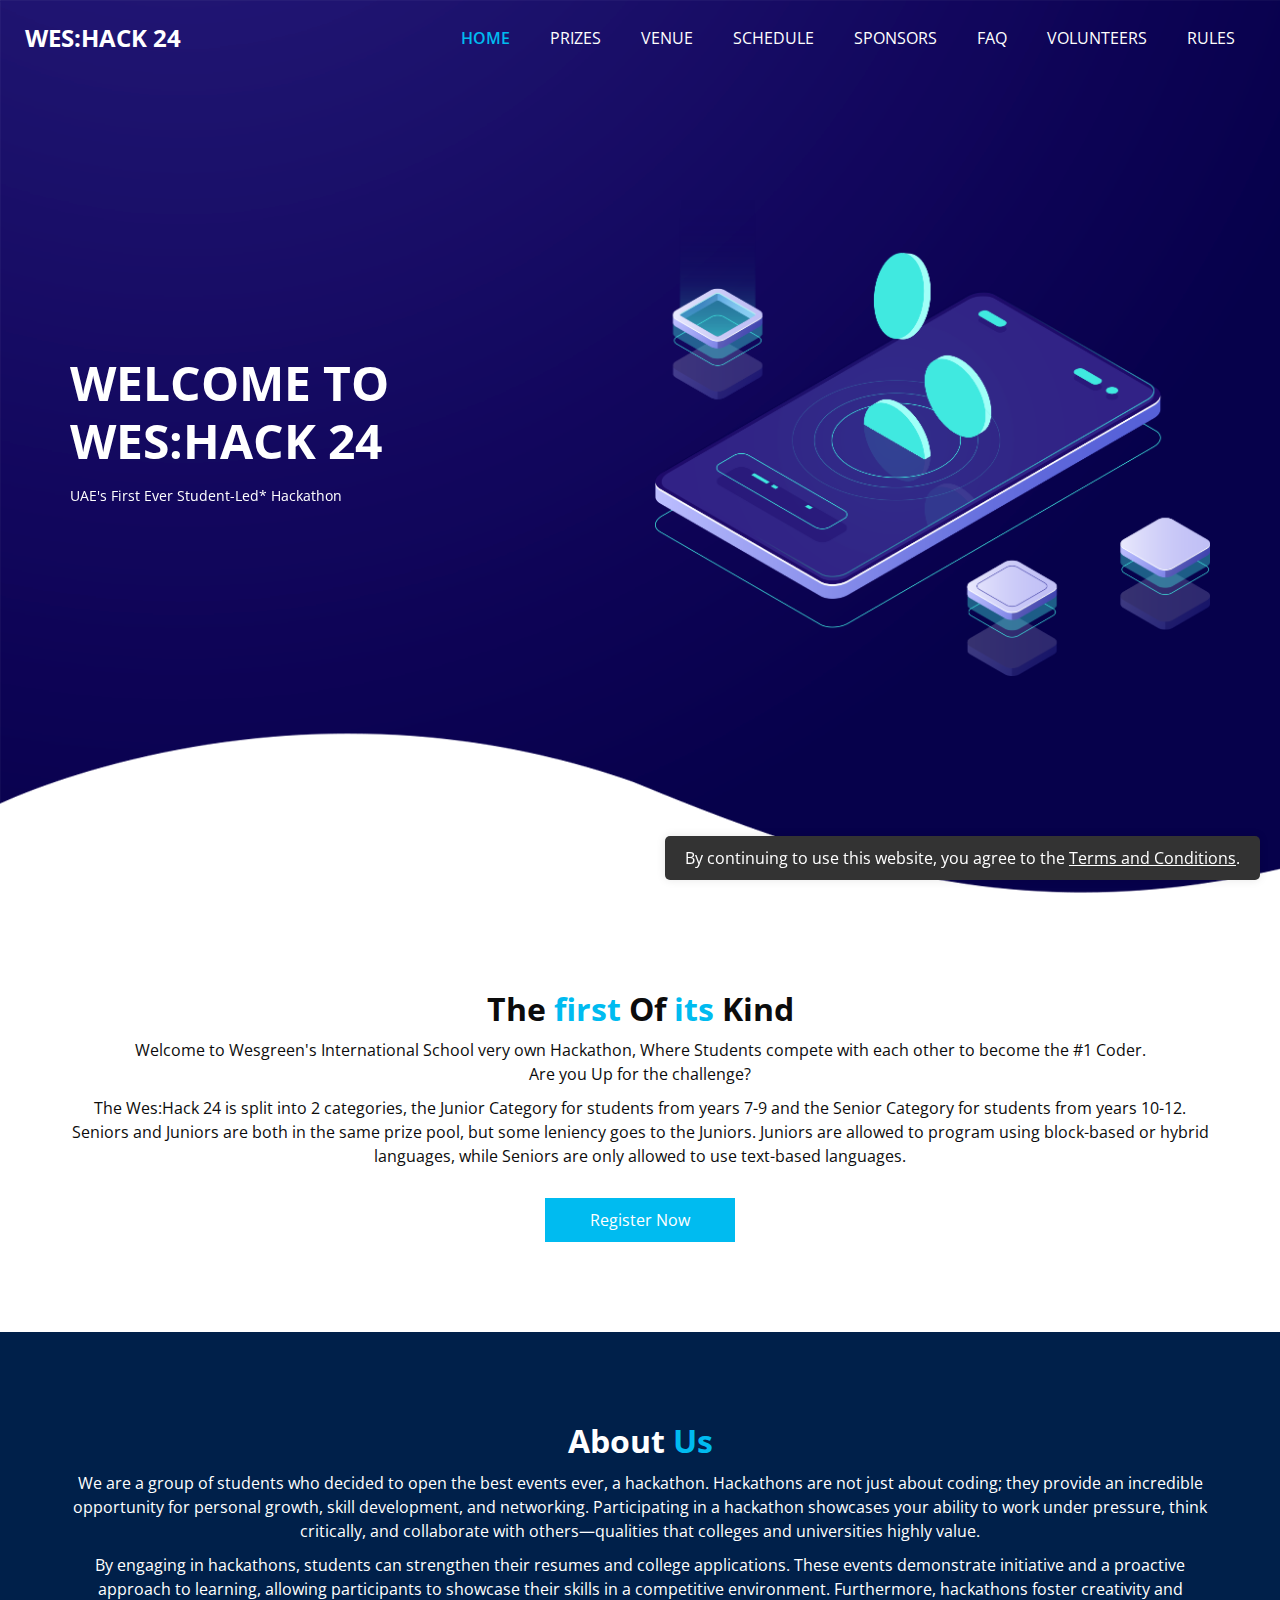
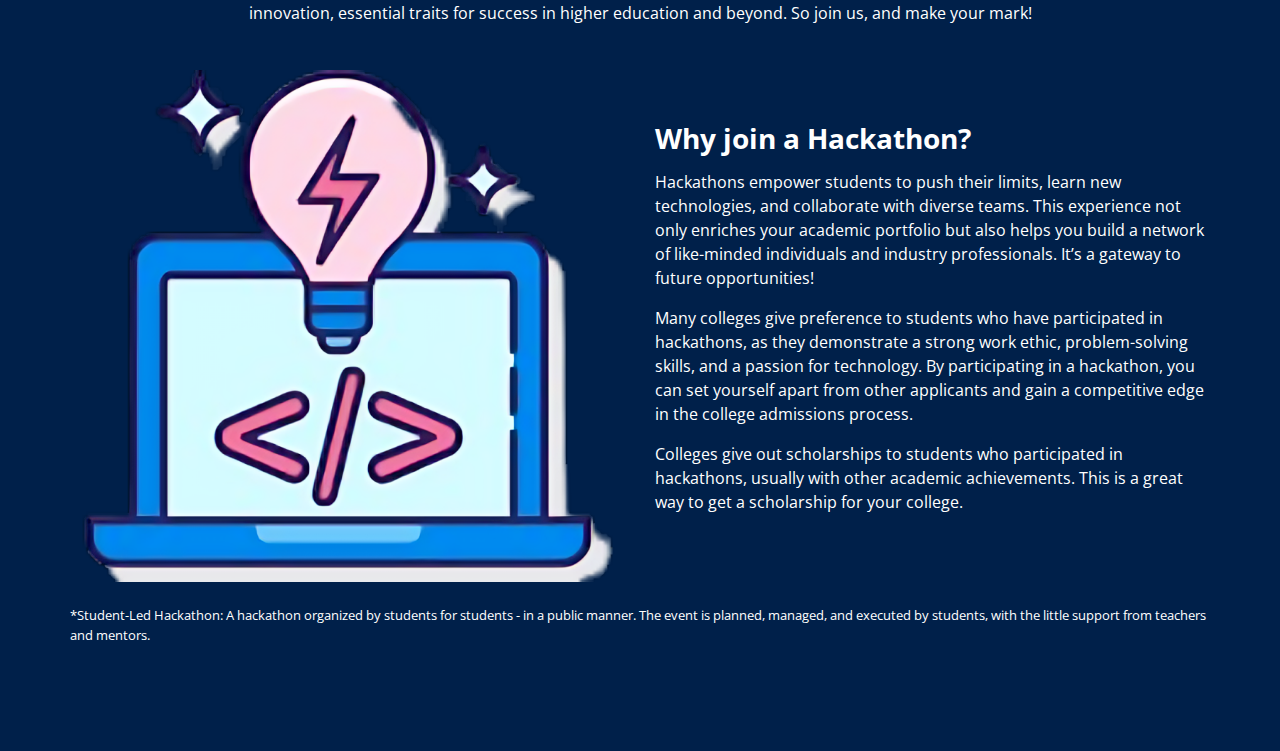
<file: index.html>
<!DOCTYPE html>
<html lang="en">

<head>
    <!-- Basic -->
    <meta charset="utf-8"/>
    <meta content="IE=edge" http-equiv="X-UA-Compatible"/>
    <!-- Mobile Metas -->
    <meta content="width=device-width, initial-scale=1, shrink-to-fit=no" name="viewport"/>
    <!-- Site Metas -->
    <link href="Website/images/Favicons/Machine.hand.png" rel="shortcut icon" type="">
    <link href="Website/css/favicon.css" rel="stylesheet" type="text/css"/>
    <script src="Website/js/timer+cookie.js"></script>
    <script src="Website/js/favicon+urlpretty.js"></script>

    <meta content="width=device-width, initial-scale=1.0" name="viewport">
    <meta content="Official Home page for the Wesgreen 2024 Hackathon" name="description">
    <meta content="Wesgreen Hackathon, Student-led Hackathon, Coding Competition, Hackathon 2024, 
    Wesgreen International School, Muwailah Hackathon, Student Coding Event, Programming Contest, 
    Tech Competition, Hackathon Registration, Hackathon Prizes, Hackathon Schedule, Hackathon Venue,
     Hackathon Sponsors, Hackathon FAQ, Hackathon Volunteers, Coding Challenge, Tech Event for Students, 
     Hackathon Countdown, Hackathon Theme Reveal, UAE Hackathon, Sharjah Hackathon, High School Hackathon, 
     Middle School Hackathon, STEM Event, Technology Event, Innovation Competition, Coding Marathon, 
     Software Development Contest, Programming Marathon, Educational Hackathon, Student Innovation, 
     Tech Enthusiasts, Developer Event, Coding Bootcamp, Hackathon Mentors, Hackathon Judges, 
     Hackathon Awards, Hackathon Workshops, Hackathon Networking, Hackathon Collaboration, 
     Hackathon Creativity, Hackathon Problem Solving, Hackathon Teamwork, Hackathon Skills, 
     Hackathon Experience, Hackathon Learning, Hackathon Growth, Hackathon Opportunities, 
     Hackathon Scholarships, Hackathon Projects, Hackathon Ideas, Hackathon Solutions, Hackathon Challenges, 
     Hackathon Fun, Hackathon Community, Hackathon Support, Hackathon Resources, Hackathon Tools, 
     Hackathon Technologies, Hackathon Platforms, Hackathon Frameworks, Hackathon Languages, Hackathon Tools, 
     Hackathon Software, Hackathon Hardware, Hackathon Devices, Hackathon Gadgets, Hackathon Innovations,
     Hackathon Trends, Hackathon Future, Hackathon Impact, Hackathon Success, Hackathon Achievements, 
     Hackathon Highlights, Hackathon Recap, Hackathon Stories, Hackathon Testimonials, Hackathon Feedback, 
     Hackathon Reviews, Hackathon Media, Hackathon Coverage, Hackathon Photos, Hackathon Videos, 
     Hackathon Live, Hackathon Updates, Hackathon Announcements, Hackathon News, Hackathon Blog, 
     Hackathon Social Media, Hackathon Twitter, Hackathon Facebook, Hackathon Instagram, 
     Hackathon LinkedIn, Hackathon YouTube, Hackathon Website, Hackathon Registration, Hackathon Sign Up, 
     Hackathon Join, Hackathon Participate, Hackathon Attend, Hackathon Register, Hackathon Entry, 
     Hackathon Application, Hackathon Form, Hackathon Details, Hackathon Information, Hackathon Guide, 
     Hackathon Instructions, Hackathon Tips, Hackathon Tricks, Hackathon Hacks, Hackathon Strategies, 
     Hackathon Plans, Hackathon Preparation, Hackathon Checklist, Hackathon Essentials, Hackathon Gear, 
     Hackathon Equipment, Hackathon Supplies, Hackathon Materials, Hackathon Kit, Hackathon Pack, 
     Hackathon Bag, Hackathon Swag, Hackathon Merchandise, Hackathon Gifts, Hackathon Prizes, 
     Hackathon Awards, Hackathon Rewards, Hackathon Certificates, Hackathon Recognition, Hackathon Honors, 
     Hackathon Titles, Hackathon Winners, Hackathon Champions, Hackathon Leaders, Hackathon Innovators,
     Hackathon Creators, Hackathon Developers, Hackathon Programmers, Hackathon Coders, Hackathon Engineers,
     Hackathon Designers, Hackathon Makers, Hackathon Builders, Hackathon Thinkers, Hackathon Problem Solvers,
     Hackathon Collaborators, Hackathon Team Members, Hackathon Participants, Hackathon Attendees, 
     Hackathon Enthusiasts, Hackathon Fans, Hackathon Supporters, Hackathon Volunteers, Hackathon Organizers,
     Hackathon Hosts, Hackathon Sponsors, Hackathon Partners, Hackathon Backers, Hackathon Donors,
     Hackathon Contributors, Hackathon Investors, Hackathon Stakeholders, Hackathon Community, 
     Hackathon Network, Hackathon Ecosystem, Hackathon Culture, Hackathon Spirit, Hackathon Passion,
     Hackathon Energy, Hackathon Excitement, Hackathon Inspiration, Hackathon Motivation, 
     Hackathon Drive, Hackathon Ambition, Hackathon Goals, Hackathon Vision, Hackathon Mission, 
     Hackathon Purpose, Hackathon Values, Hackathon Principles, Hackathon Ethics, Hackathon Integrity, 
     Hackathon Fairness, Hackathon Respect, Hackathon Diversity, Hackathon Inclusion, Hackathon Equality,
     Hackathon Accessibility, Hackathon Safety, Hackathon Security, Hackathon Health, Hackathon Wellness,
     Hackathon Well-being, Hackathon Balance, Hackathon Sustainability, Hackathon Environment, 
     Hackathon Green, Hackathon Eco-friendly, Hackathon Responsible, Hackathon Impactful, 
     Hackathon Meaningful, Hackathon Memorable, Hackathon Unforgettable, Hackathon Unique, 
     Hackathon Special, Hackathon One-of-a-kind, Hackathon First, Hackathon Best, 
     Hackathon Top, Hackathon Leading, Hackathon Premier, Hackathon Elite, Hackathon Exclusive, Hackathon VIP,
     Hackathon Premium, Hackathon High-end, Hackathon Luxury, Hackathon Quality, Hackathon Excellence, 
     Hackathon Superior, Hackathon Outstanding, Hackathon Exceptional, Hackathon Remarkable, 
     Hackathon Impressive, Hackathon Amazing, Hackathon Awesome, Hackathon Fantastic, Hackathon Incredible,
     Hackathon Wonderful, Hackathon Great, Hackathon Good, Hackathon Positive, Hackathon Happy,
     Hackathon Joyful, Hackathon Fun, Hackathon Enjoyable, Hackathon Entertaining, Hackathon Engaging,
     Hackathon Interactive, Hackathon Hands-on, Hackathon Practical, Hackathon Real-world, 
     Hackathon Relevant, Hackathon Current, Hackathon Modern, Hackathon Trendy, Hackathon Popular, 
     Hackathon Famous, Hackathon Renowned, Hackathon Celebrated, Hackathon Notable, 
     Hackathon Distinguished, Hackathon Acclaimed, Hackathon Recognized, Hackathon Respected, 
     Hackathon Esteemed, Hackathon Honored, Hackathon Valued, Hackathon Appreciated, Hackathon Loved,
     Hackathon Adored, Hackathon Cherished, Hackathon Treasured, Hackathon Prized, Hackathon Coveted, 
     Hackathon Sought-after, Hackathon Desired, Hackathon Wanted, Hackathon Needed, Hackathon Essential, 
     Hackathon Important, Hackathon Critical, Hackathon Vital, Hackathon Crucial, Hackathon Necessary,
     Hackathon Required, Hackathon Mandatory, Hackathon Compulsory, Hackathon Obligatory, Hackathon Binding,
     Hackathon Enforced, Hackathon Regulated, Hackathon Controlled, Hackathon Supervised, Hackathon Managed, 
     Hackathon Directed, Hackathon Governed, Hackathon Administered, Hackathon Operated, Hackathon Run, 
     Hackathon Conducted, Hackathon Executed, Hackathon Implemented, Hackathon Carried out, Hackathon Performed,
     Hackathon Achieved, Hackathon Accomplished, Hackathon Completed, Hackathon Finished, Hackathon Done,
     Hackathon Realized, Hackathon Fulfilled, Hackathon Succeeded, Hackathon Triumphed, Hackathon Won,
     Hackathon Conquered, Hackathon Mastered, Hackathon Dominated, Hackathon Ruled, Hackathon Led,
     Hackathon Guided, Hackathon Inspired, Hackathon Motivated, Hackathon Driven, Hackathon Ambitious,
     Hackathon Goal-oriented, Hackathon Visionary, Hackathon Purposeful, Hackathon Value-driven,
     Hackathon Principle-based, Hackathon Ethical, Hackathon Fair, Hackathon Respectful, Hackathon Diverse,
     Hackathon Inclusive, Hackathon Equal, Hackathon Accessible, Hackathon Safe, Hackathon Secure,
     Hackathon Healthy, Hackathon Well, Hackathon Balanced, Hackathon Sustainable, Hackathon Green,
     Hackathon Eco-friendly, Hackathon Responsible, Hackathon Impactful, Hackathon Meaningful, 
     Hackathon Memorable, Hackathon Unforgettable, Hackathon Unique, Hackathon Special, 
     Hackathon One-of-a-kind, Hackathon First, Hackathon Best, Hackathon Top, Hackathon Leading, 
     Hackathon Premier, Hackathon Elite, Hackathon Exclusive, Hackathon VIP, Hackathon Premium, 
     Hackathon High-end, Hackathon Luxury, Hackathon Quality, Hackathon Excellence, Hackathon Superior, 
     Hackathon Outstanding, Hackathon Exceptional, Hackathon Remarkable, Hackathon Impressive, 
     Hackathon Amazing, Hackathon Awesome, Hackathon Fantastic, Hackathon Incredible, Hackathon Wonderful, 
     Hackathon Great, Hackathon Good, Hackathon Positive, Hackathon Happy, Hackathon Joyful, Hackathon Fun, 
     Hackathon Enjoyable, Hackathon Entertaining, Hackathon Engaging, Hackathon Interactive, Hackathon Hands-on,
     Hackathon Practical, Hackathon Real-world, Hackathon Relevant, Hackathon Current, Hackathon Modern, 
     Hackathon Trendy, Hackathon Popular, Hackathon Famous, Hackathon Renowned, Hackathon Celebrated, 
     Hackathon Notable, Hackathon Distinguished, Hackathon Acclaimed, Hackathon Recognized, Hackathon Respected, 
     Hackathon Esteemed, Hackathon Honored, Hackathon Valued, Hackathon Appreciated, Hackathon Loved, 
     Hackathon Adored, Hackathon Cherished, Hackathon Treasured, Hackathon Prized, Hackathon Coveted, 
     Hackathon Sought-after, Hackathon Desired, Hackathon Wanted, Hackathon Needed, Hackathon Essential,
     Hackathon Important, Hackathon Critical, Hackathon Vital, Hackathon Crucial, Hackathon Necessary,
     Hackathon Required, Hackathon Mandatory, Hackathon Compulsory, Hackathon Obligatory, Hackathon Binding,
     Hackathon Enforced, Hackathon Regulated, Hackathon Controlled, Hackathon Supervised, Hackathon Managed,
     Hackathon Directed, Hackathon Governed, Hackathon Administered, Hackathon Operated, Hackathon Run, 
     Hackathon Conducted, Hackathon Executed, Hackathon Implemented, Hackathon Carried out, 
     Hackathon Performed, Hackathon Achieved, Hackathon Accomplished, 
     Hackathon Done, Hackathon Realized, Hackathon Fulfilled, Hackathon Succeeded, 
     Hackathon Triumphed, Hackathon Won, Hackathon Conquered, Hackathon Mastered, Hackathon"
          name="keywords">

    <title>Wes:Hack Home Page</title>

    <!-- bootstrap core css -->
    <link href="Website/css/bootstrap.css" rel="stylesheet" type="text/css"/>

    <!-- fonts style -->
    <link href="https://fonts.googleapis.com/css2?family=Roboto:wght@400;500;700;900&display=swap" rel="stylesheet">

    <!-- font awesome style -->
    <link href="Website/css/font-awesome.min.css" rel="stylesheet"/>

    <!-- Custom styles for this template -->
    <link href="Website/css/style.css" rel="stylesheet"/>

    <style>
        .btn:hover {
            background-color: #003eff;
            color: #ffffff;
        }
    </style>

    <!-- responsive style -->
    <link href="Website/css/responsive.css" rel="stylesheet"/>

    <script type="application/ld+json">
        {
            "@context": "https://schema.org",
            "@type": "WebSite",
            "name": "Wes:Hack",
            "url": "https://www.weshack.me",
            "potentialAction": {
                "@type": "SearchAction",
                "target": "https://www.weshack.me/search?q={search_term_string}",
                "query-input": "required name=search_term_string"
            }
        }
    </script>
</head>

<body onload="showPopup()">

<div class="hero_area" style="height: auto; width: auto; padding:0;">
    <div class="hero_bg_box">
        <div class="bg_img_box">
            <img alt="Hero Background" src="Website/images/Background.png">
        </div>

    </div>

    <!-- header section strategies -->
    <header class="header_section">
        <div class="container-fluid">
            <nav class="navbar navbar-expand-lg custom_nav-container ">
                <a class="navbar-brand" href="index.html">
            <span>
              WES:HACK 24
            </span>
                </a>

                <button aria-controls="navbarSupportedContent" aria-expanded="false" aria-label="Toggle navigation"
                        class="navbar-toggler" data-target="#navbarSupportedContent"
                        data-toggle="collapse" type="button">
                    <span class="">&#9776;</span>
                </button>

                <div class="collapse navbar-collapse" id="navbarSupportedContent">
                    <ul class="navbar-nav  ">
                        <li class="nav-item active">
                            <a class="nav-link" href="index.html">Home<span class="sr-only">(current)</span></a>
                        </li>
                        <li class="nav-item">
                            <a class="nav-link" href="Website/prizes.html">Prizes</a>
                        </li>
                        <li class="nav-item">
                            <a class="nav-link" href="Website/venue.html">Venue</a>
                        </li>
                        <li class="nav-item">
                            <a class="nav-link" href="Website/schedule.html">Schedule</a>
                        </li>
                        <li class="nav-item">
                            <a class="nav-link" href="Website/sponsors.html">Sponsors</a>
                        </li>
                        <li class="nav-item">
                            <a class="nav-link" href="Website/faq.html">FAQ</a>
                        </li>
                        <li class="nav-item">
                            <a class="nav-link" href="Website/volunteers.html">Volunteers</a>
                        </li>
                        <li class="nav-item">
                            <a class="nav-link" href="Website/rules.html">Rules</a>
                        </li>
                    </ul>
                </div>
            </nav>
        </div>
    </header>
    <!-- end header section -->
    <!-- slider section -->
    <section class="slider_section ">
        <div class="carousel slide" data-ride="carousel" id="customCarousel1">
            <div class="carousel-inner">
                <div class="carousel-item active">
                    <div class="container ">
                        <div class="row">
                            <div class="col-md-6 ">
                                <div class="detail-box">
                                    <h1>
                                        Welcome to WES:HACK 24
                                    </h1>
                                    <p>
                                        UAE's First Ever Student-Led* Hackathon
                                    </p>
                                </div>
                            </div>
                            <div class="col-md-6">
                                <div class="img-box">
                                    <img alt="" src="Website/images/Hovering_Phone.png">
                                </div>
                            </div>
                        </div>
                    </div>
                </div>
            </div>
        </div>
    </section>
    <!-- end slider section -->
</div>


<!-- One of a kind -->

<section class="service_section layout_padding">
    <div class="service_container">
        <div class="container ">
            <div class="heading_container heading_center">
                <h2>
                    The <span>first</span> Of <span>its</span> Kind
                </h2>
                <p>
                    Welcome to Wesgreen's International School very own Hackathon, Where Students compete with each
                    other to become the #1 Coder.<br>
                    Are you Up for the challenge?
                </p>
                <p>
                    The Wes:Hack 24 is split into 2 categories, the Junior Category for students from years 7-9 and the
                    Senior Category for students from years 10-12.
                    Seniors and Juniors are both in the same prize pool, but some leniency goes to the Juniors.

                    Juniors are allowed to program using block-based or hybrid languages,
                    while Seniors are only allowed to use text-based languages.
                </p>
            </div>

            <!-- Countdown Timer Section for Theme Reveal -->
            <div class="heading_center" id="countdown"
                 style="font-size: 24px; margin: 20px 0; color: black; text-align: center;">
                <!-- JavaScript will insert countdown here -->
            </div>

            <!-- Registration Button -->
            <div class="btn-box" style="text-align: center; margin-top: 30px;">
                <a class="btn" href="Website/register.html" style="transition: background-color 0.3s, color 0.3s;">Register
                    Now</a>
            </div>
        </div>
    </div>
</section>

<!--end of one of a kind Section-->

<script src="/Website/js/timer.index.js"></script>

<!-- about section -->

<section class="about_section layout_padding">
    <div class="container">
        <div class="heading_container heading_center">
            <h2>
                About <span>Us</span>
            </h2>
            <p>
                We are a group of students who decided to open the best events ever, a hackathon. Hackathons are not
                just about coding; they provide an incredible opportunity for personal growth, skill development, and
                networking. Participating in a hackathon showcases your ability to work under pressure, think
                critically, and collaborate with others—qualities that colleges and universities highly value.
            </p>
            <p>
                By engaging in hackathons, students can strengthen their resumes and college applications. These events
                demonstrate initiative and a proactive approach to learning, allowing participants to showcase their
                skills in a competitive environment. Furthermore, hackathons foster creativity and innovation, essential
                traits for success in higher education and beyond. So join us, and make your mark!
            </p>
        </div>
        <div class="row">
            <div class="col-md-6">
                <div class="img-box">
                    <img alt="" src="Website/images/Computer_Light_Bulb.png">
                </div>
            </div>
            <div class="col-md-6">
                <div class="detail-box">
                    <h3>
                        Why join a Hackathon?
                    </h3>
                    <p>
                        Hackathons empower students to push their limits, learn new technologies, and collaborate with
                        diverse teams. This experience not only enriches your academic portfolio but also helps you
                        build a network of like-minded individuals and industry professionals. It’s a gateway to future
                        opportunities!
                    </p>
                    <p>
                        Many colleges give preference to students who have participated in hackathons, as they
                        demonstrate a strong work ethic, problem-solving skills, and a passion for technology. By
                        participating in a hackathon, you can set yourself apart from other applicants and gain a
                        competitive edge in the college admissions process.
                    </p>
                    <p>
                        Colleges give out scholarships to students who participated in hackathons, usually with other
                        academic achievements.
                        This is a great way to get a scholarship for your college.
                    </p>
                </div>
            </div>
        </div>
        <br>
        <p style="font-size: small">
            *Student-Led Hackathon: A hackathon organized by students for students - in a public manner.
            The event is planned, managed, and executed by students, with the little support from teachers and mentors.
        </p>
    </div>
</section>


<!-- end why section -->

<!-- JavaScript Files (Make sure to include them in this order) -->
<!-- jQuery -->
<script src="https://code.jquery.com/jquery-3.6.0.min.js"></script>
<!-- Include Owl Carousel CSS -->
<link href="https://cdnjs.cloudflare.com/ajax/libs/OwlCarousel2/2.3.4/assets/owl.carousel.min.css" rel="stylesheet"/>
<!-- Include Owl Carousel JS -->
<script src="https://cdnjs.cloudflare.com/ajax/libs/OwlCarousel2/2.3.4/owl.carousel.min.js"></script>
<!-- Popper.js -->
<script src="https://cdnjs.cloudflare.com/ajax/libs/popper.js/2.11.6/umd/popper.min.js"></script>
<!-- Bootstrap JavaScript -->
<script src="https://stackpath.bootstrapcdn.com/bootstrap/4.3.1/js/bootstrap.min.js"></script>

</body>
</html>
</file>
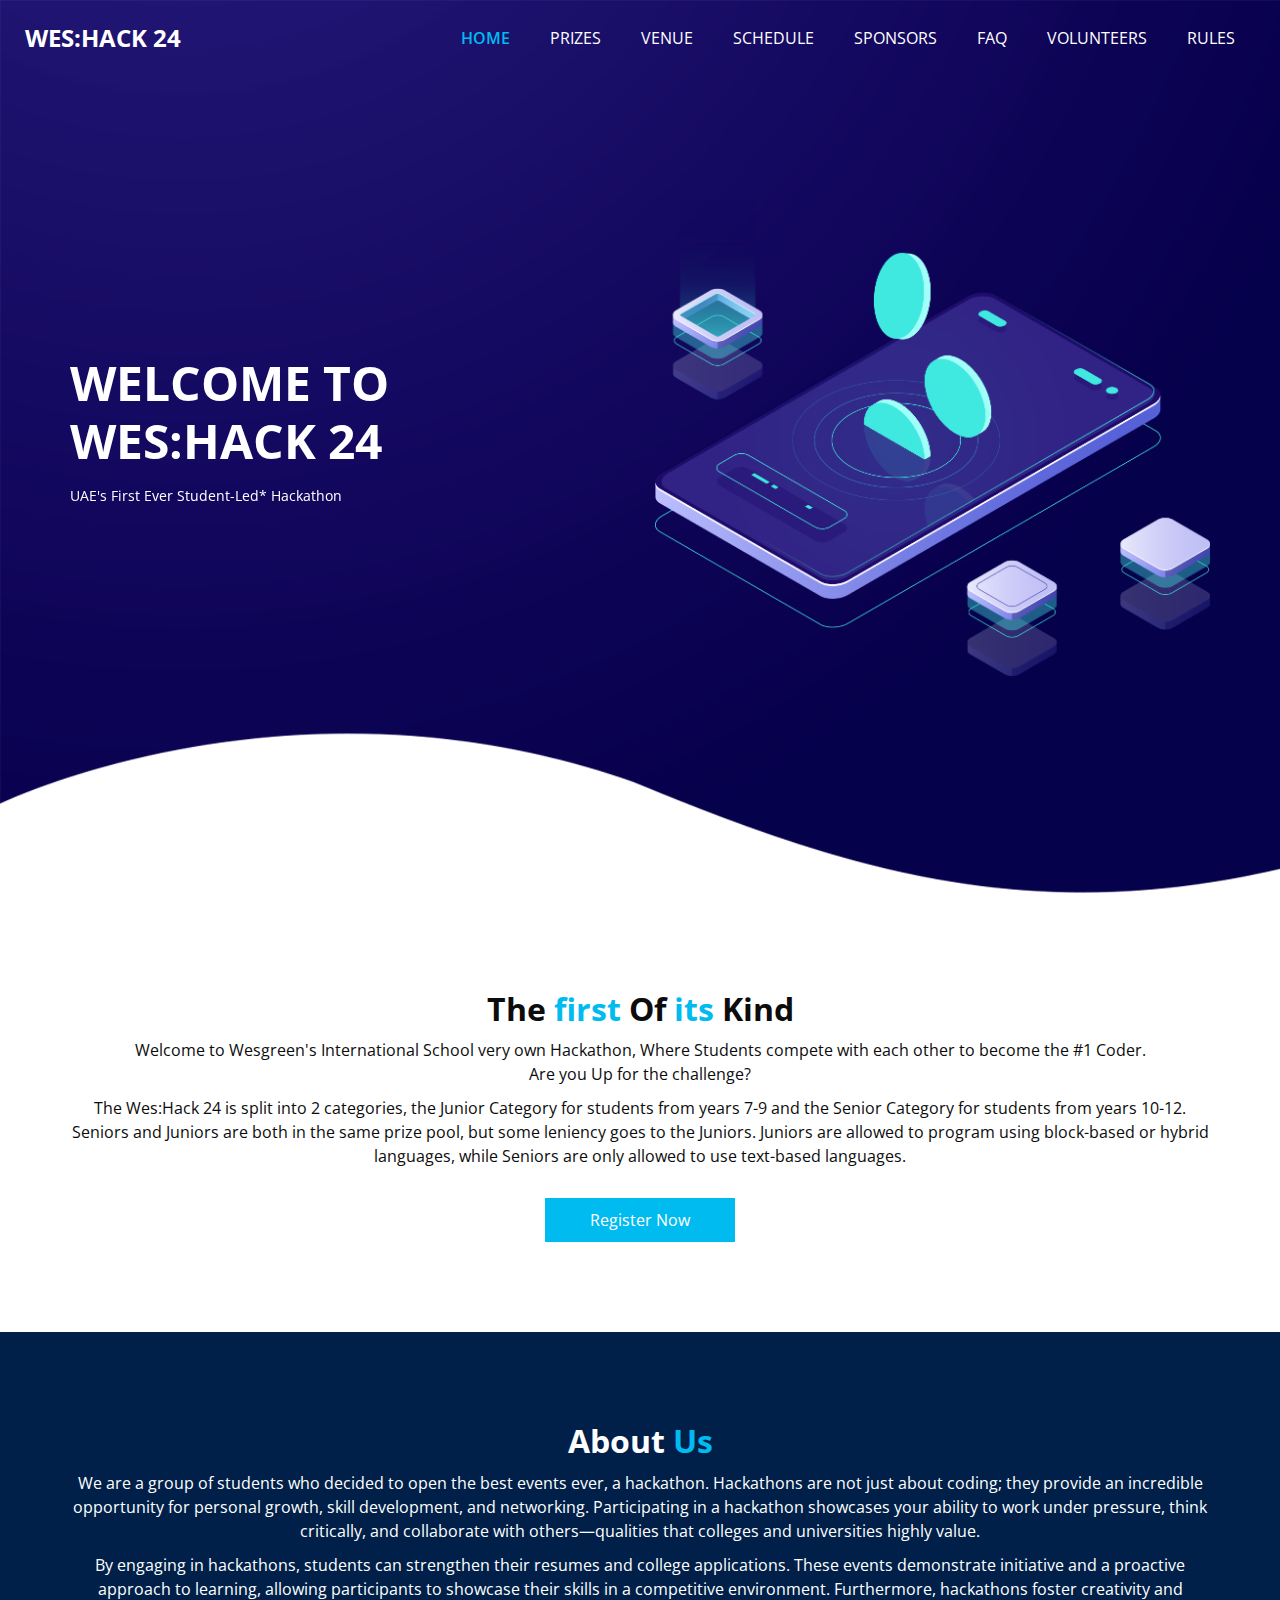
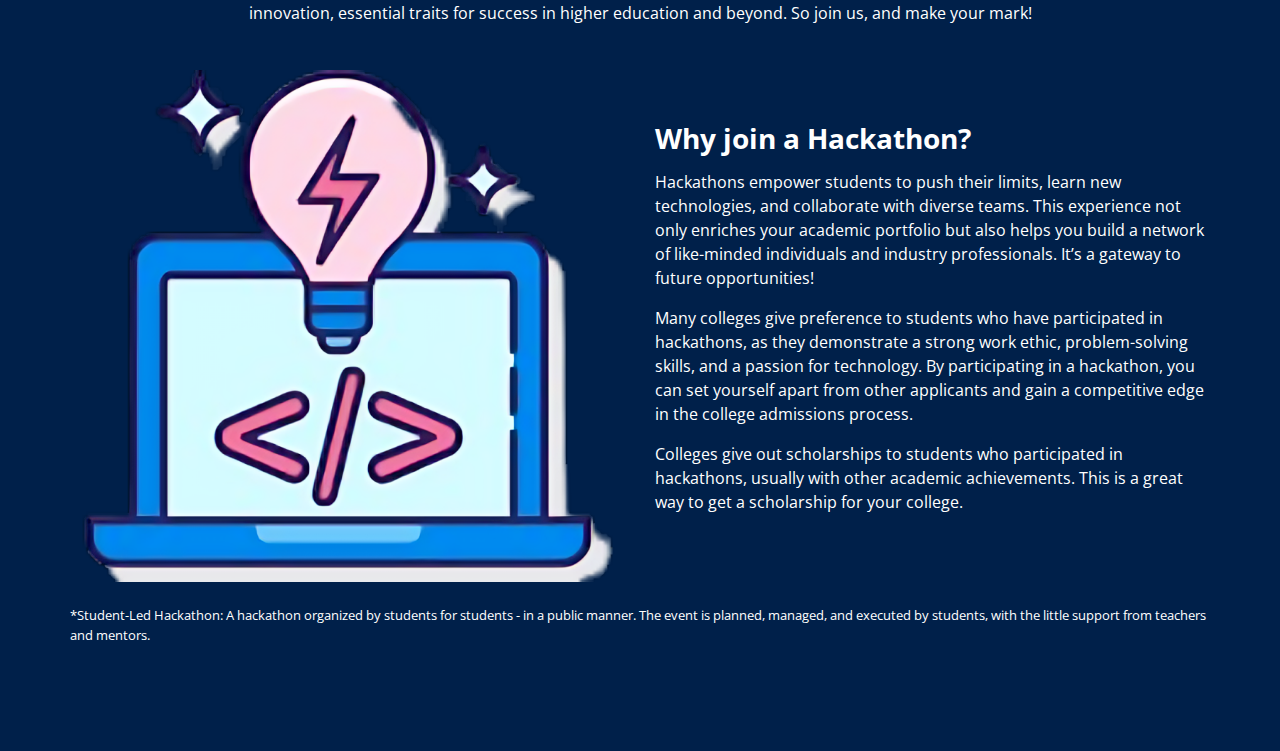
<file: WebDesign v1/index.html>
<!DOCTYPE html>
<html lang="en">

<head>
    <!-- Basic -->
    <meta charset="utf-8"/>
    <meta content="IE=edge" http-equiv="X-UA-Compatible"/>
    <!-- Mobile Metas -->
    <meta content="width=device-width, initial-scale=1, shrink-to-fit=no" name="viewport"/>
    <!-- Site Metas -->
    <link href="Website/images/Favicons/Machine.hand.png" rel="shortcut icon" type="">
    <link href="Website/css/favicon.css" rel="stylesheet" type="text/css"/>
    <script src="Website/js/timer+cookie.js"></script>
    <script src="Website/js/favicon+urlpretty.js"></script>

    <meta content="width=device-width, initial-scale=1.0" name="viewport">
    <meta content="Official Home page for the Wesgreen 2024 Hackathon" name="description">
    <meta content="Wesgreen Hackathon, Student-led Hackathon, Coding Competition, Hackathon 2024, 
    Wesgreen International School, Muwailah Hackathon, Student Coding Event, Programming Contest, 
    Tech Competition, Hackathon Registration, Hackathon Prizes, Hackathon Schedule, Hackathon Venue,
     Hackathon Sponsors, Hackathon FAQ, Hackathon Volunteers, Coding Challenge, Tech Event for Students, 
     Hackathon Countdown, Hackathon Theme Reveal, UAE Hackathon, Sharjah Hackathon, High School Hackathon, 
     Middle School Hackathon, STEM Event, Technology Event, Innovation Competition, Coding Marathon, 
     Software Development Contest, Programming Marathon, Educational Hackathon, Student Innovation, 
     Tech Enthusiasts, Developer Event, Coding Bootcamp, Hackathon Mentors, Hackathon Judges, 
     Hackathon Awards, Hackathon Workshops, Hackathon Networking, Hackathon Collaboration, 
     Hackathon Creativity, Hackathon Problem Solving, Hackathon Teamwork, Hackathon Skills, 
     Hackathon Experience, Hackathon Learning, Hackathon Growth, Hackathon Opportunities, 
     Hackathon Scholarships, Hackathon Projects, Hackathon Ideas, Hackathon Solutions, Hackathon Challenges, 
     Hackathon Fun, Hackathon Community, Hackathon Support, Hackathon Resources, Hackathon Tools, 
     Hackathon Technologies, Hackathon Platforms, Hackathon Frameworks, Hackathon Languages, Hackathon Tools, 
     Hackathon Software, Hackathon Hardware, Hackathon Devices, Hackathon Gadgets, Hackathon Innovations,
     Hackathon Trends, Hackathon Future, Hackathon Impact, Hackathon Success, Hackathon Achievements, 
     Hackathon Highlights, Hackathon Recap, Hackathon Stories, Hackathon Testimonials, Hackathon Feedback, 
     Hackathon Reviews, Hackathon Media, Hackathon Coverage, Hackathon Photos, Hackathon Videos, 
     Hackathon Live, Hackathon Updates, Hackathon Announcements, Hackathon News, Hackathon Blog, 
     Hackathon Social Media, Hackathon Twitter, Hackathon Facebook, Hackathon Instagram, 
     Hackathon LinkedIn, Hackathon YouTube, Hackathon Website, Hackathon Registration, Hackathon Sign Up, 
     Hackathon Join, Hackathon Participate, Hackathon Attend, Hackathon Register, Hackathon Entry, 
     Hackathon Application, Hackathon Form, Hackathon Details, Hackathon Information, Hackathon Guide, 
     Hackathon Instructions, Hackathon Tips, Hackathon Tricks, Hackathon Hacks, Hackathon Strategies, 
     Hackathon Plans, Hackathon Preparation, Hackathon Checklist, Hackathon Essentials, Hackathon Gear, 
     Hackathon Equipment, Hackathon Supplies, Hackathon Materials, Hackathon Kit, Hackathon Pack, 
     Hackathon Bag, Hackathon Swag, Hackathon Merchandise, Hackathon Gifts, Hackathon Prizes, 
     Hackathon Awards, Hackathon Rewards, Hackathon Certificates, Hackathon Recognition, Hackathon Honors, 
     Hackathon Titles, Hackathon Winners, Hackathon Champions, Hackathon Leaders, Hackathon Innovators,
     Hackathon Creators, Hackathon Developers, Hackathon Programmers, Hackathon Coders, Hackathon Engineers,
     Hackathon Designers, Hackathon Makers, Hackathon Builders, Hackathon Thinkers, Hackathon Problem Solvers,
     Hackathon Collaborators, Hackathon Team Members, Hackathon Participants, Hackathon Attendees, 
     Hackathon Enthusiasts, Hackathon Fans, Hackathon Supporters, Hackathon Volunteers, Hackathon Organizers,
     Hackathon Hosts, Hackathon Sponsors, Hackathon Partners, Hackathon Backers, Hackathon Donors,
     Hackathon Contributors, Hackathon Investors, Hackathon Stakeholders, Hackathon Community, 
     Hackathon Network, Hackathon Ecosystem, Hackathon Culture, Hackathon Spirit, Hackathon Passion,
     Hackathon Energy, Hackathon Excitement, Hackathon Inspiration, Hackathon Motivation, 
     Hackathon Drive, Hackathon Ambition, Hackathon Goals, Hackathon Vision, Hackathon Mission, 
     Hackathon Purpose, Hackathon Values, Hackathon Principles, Hackathon Ethics, Hackathon Integrity, 
     Hackathon Fairness, Hackathon Respect, Hackathon Diversity, Hackathon Inclusion, Hackathon Equality,
     Hackathon Accessibility, Hackathon Safety, Hackathon Security, Hackathon Health, Hackathon Wellness,
     Hackathon Well-being, Hackathon Balance, Hackathon Sustainability, Hackathon Environment, 
     Hackathon Green, Hackathon Eco-friendly, Hackathon Responsible, Hackathon Impactful, 
     Hackathon Meaningful, Hackathon Memorable, Hackathon Unforgettable, Hackathon Unique, 
     Hackathon Special, Hackathon One-of-a-kind, Hackathon First, Hackathon Best, 
     Hackathon Top, Hackathon Leading, Hackathon Premier, Hackathon Elite, Hackathon Exclusive, Hackathon VIP,
     Hackathon Premium, Hackathon High-end, Hackathon Luxury, Hackathon Quality, Hackathon Excellence, 
     Hackathon Superior, Hackathon Outstanding, Hackathon Exceptional, Hackathon Remarkable, 
     Hackathon Impressive, Hackathon Amazing, Hackathon Awesome, Hackathon Fantastic, Hackathon Incredible,
     Hackathon Wonderful, Hackathon Great, Hackathon Good, Hackathon Positive, Hackathon Happy,
     Hackathon Joyful, Hackathon Fun, Hackathon Enjoyable, Hackathon Entertaining, Hackathon Engaging,
     Hackathon Interactive, Hackathon Hands-on, Hackathon Practical, Hackathon Real-world, 
     Hackathon Relevant, Hackathon Current, Hackathon Modern, Hackathon Trendy, Hackathon Popular, 
     Hackathon Famous, Hackathon Renowned, Hackathon Celebrated, Hackathon Notable, 
     Hackathon Distinguished, Hackathon Acclaimed, Hackathon Recognized, Hackathon Respected, 
     Hackathon Esteemed, Hackathon Honored, Hackathon Valued, Hackathon Appreciated, Hackathon Loved,
     Hackathon Adored, Hackathon Cherished, Hackathon Treasured, Hackathon Prized, Hackathon Coveted, 
     Hackathon Sought-after, Hackathon Desired, Hackathon Wanted, Hackathon Needed, Hackathon Essential, 
     Hackathon Important, Hackathon Critical, Hackathon Vital, Hackathon Crucial, Hackathon Necessary,
     Hackathon Required, Hackathon Mandatory, Hackathon Compulsory, Hackathon Obligatory, Hackathon Binding,
     Hackathon Enforced, Hackathon Regulated, Hackathon Controlled, Hackathon Supervised, Hackathon Managed, 
     Hackathon Directed, Hackathon Governed, Hackathon Administered, Hackathon Operated, Hackathon Run, 
     Hackathon Conducted, Hackathon Executed, Hackathon Implemented, Hackathon Carried out, Hackathon Performed,
     Hackathon Achieved, Hackathon Accomplished, Hackathon Completed, Hackathon Finished, Hackathon Done,
     Hackathon Realized, Hackathon Fulfilled, Hackathon Succeeded, Hackathon Triumphed, Hackathon Won,
     Hackathon Conquered, Hackathon Mastered, Hackathon Dominated, Hackathon Ruled, Hackathon Led,
     Hackathon Guided, Hackathon Inspired, Hackathon Motivated, Hackathon Driven, Hackathon Ambitious,
     Hackathon Goal-oriented, Hackathon Visionary, Hackathon Purposeful, Hackathon Value-driven,
     Hackathon Principle-based, Hackathon Ethical, Hackathon Fair, Hackathon Respectful, Hackathon Diverse,
     Hackathon Inclusive, Hackathon Equal, Hackathon Accessible, Hackathon Safe, Hackathon Secure,
     Hackathon Healthy, Hackathon Well, Hackathon Balanced, Hackathon Sustainable, Hackathon Green,
     Hackathon Eco-friendly, Hackathon Responsible, Hackathon Impactful, Hackathon Meaningful, 
     Hackathon Memorable, Hackathon Unforgettable, Hackathon Unique, Hackathon Special, 
     Hackathon One-of-a-kind, Hackathon First, Hackathon Best, Hackathon Top, Hackathon Leading, 
     Hackathon Premier, Hackathon Elite, Hackathon Exclusive, Hackathon VIP, Hackathon Premium, 
     Hackathon High-end, Hackathon Luxury, Hackathon Quality, Hackathon Excellence, Hackathon Superior, 
     Hackathon Outstanding, Hackathon Exceptional, Hackathon Remarkable, Hackathon Impressive, 
     Hackathon Amazing, Hackathon Awesome, Hackathon Fantastic, Hackathon Incredible, Hackathon Wonderful, 
     Hackathon Great, Hackathon Good, Hackathon Positive, Hackathon Happy, Hackathon Joyful, Hackathon Fun, 
     Hackathon Enjoyable, Hackathon Entertaining, Hackathon Engaging, Hackathon Interactive, Hackathon Hands-on,
     Hackathon Practical, Hackathon Real-world, Hackathon Relevant, Hackathon Current, Hackathon Modern, 
     Hackathon Trendy, Hackathon Popular, Hackathon Famous, Hackathon Renowned, Hackathon Celebrated, 
     Hackathon Notable, Hackathon Distinguished, Hackathon Acclaimed, Hackathon Recognized, Hackathon Respected, 
     Hackathon Esteemed, Hackathon Honored, Hackathon Valued, Hackathon Appreciated, Hackathon Loved, 
     Hackathon Adored, Hackathon Cherished, Hackathon Treasured, Hackathon Prized, Hackathon Coveted, 
     Hackathon Sought-after, Hackathon Desired, Hackathon Wanted, Hackathon Needed, Hackathon Essential,
     Hackathon Important, Hackathon Critical, Hackathon Vital, Hackathon Crucial, Hackathon Necessary,
     Hackathon Required, Hackathon Mandatory, Hackathon Compulsory, Hackathon Obligatory, Hackathon Binding,
     Hackathon Enforced, Hackathon Regulated, Hackathon Controlled, Hackathon Supervised, Hackathon Managed,
     Hackathon Directed, Hackathon Governed, Hackathon Administered, Hackathon Operated, Hackathon Run, 
     Hackathon Conducted, Hackathon Executed, Hackathon Implemented, Hackathon Carried out, 
     Hackathon Performed, Hackathon Achieved, Hackathon Accomplished, 
     Hackathon Done, Hackathon Realized, Hackathon Fulfilled, Hackathon Succeeded, 
     Hackathon Triumphed, Hackathon Won, Hackathon Conquered, Hackathon Mastered, Hackathon"
          name="keywords">

    <title>Wes:Hack Home Page</title>

    <!-- bootstrap core css -->
    <link href="Website/css/bootstrap.css" rel="stylesheet" type="text/css"/>

    <!-- fonts style -->
    <link href="https://fonts.googleapis.com/css2?family=Roboto:wght@400;500;700;900&display=swap" rel="stylesheet">

    <!-- font awesome style -->
    <link href="Website/css/font-awesome.min.css" rel="stylesheet"/>

    <!-- Custom styles for this template -->
    <link href="Website/css/style.css" rel="stylesheet"/>

    <style>
        .btn:hover {
            background-color: #003eff;
            color: #ffffff;
        }
    </style>

    <!-- responsive style -->
    <link href="Website/css/responsive.css" rel="stylesheet"/>

    <script type="application/ld+json">
        {
            "@context": "https://schema.org",
            "@type": "WebSite",
            "name": "Wes:Hack",
            "url": "https://www.weshack.me",
            "potentialAction": {
                "@type": "SearchAction",
                "target": "https://www.weshack.me/search?q={search_term_string}",
                "query-input": "required name=search_term_string"
            }
        }
    </script>
</head>

<body onload="showPopup()">

<div class="hero_area" style="height: auto; width: auto; padding:0;">
    <div class="hero_bg_box">
        <div class="bg_img_box">
            <img alt="Hero Background" src="Website/images/Background.png">
        </div>

    </div>

    <!-- header section strategies -->
    <header class="header_section">
        <div class="container-fluid">
            <nav class="navbar navbar-expand-lg custom_nav-container ">
                <a class="navbar-brand" href="index.html">
            <span>
              WES:HACK 24
            </span>
                </a>

                <button aria-controls="navbarSupportedContent" aria-expanded="false" aria-label="Toggle navigation"
                        class="navbar-toggler" data-target="#navbarSupportedContent"
                        data-toggle="collapse" type="button">
                    <span class="">&#9776;</span>
                </button>

                <div class="collapse navbar-collapse" id="navbarSupportedContent">
                    <ul class="navbar-nav  ">
                        <li class="nav-item active">
                            <a class="nav-link" href="index.html">Home<span class="sr-only">(current)</span></a>
                        </li>
                        <li class="nav-item">
                            <a class="nav-link" href="Website/prizes.html">Prizes</a>
                        </li>
                        <li class="nav-item">
                            <a class="nav-link" href="Website/venue.html">Venue</a>
                        </li>
                        <li class="nav-item">
                            <a class="nav-link" href="Website/schedule.html">Schedule</a>
                        </li>
                        <li class="nav-item">
                            <a class="nav-link" href="Website/sponsors.html">Sponsors</a>
                        </li>
                        <li class="nav-item">
                            <a class="nav-link" href="Website/faq.html">FAQ</a>
                        </li>
                        <li class="nav-item">
                            <a class="nav-link" href="Website/volunteers.html">Volunteers</a>
                        </li>
                        <li class="nav-item">
                            <a class="nav-link" href="Website/rules.html">Rules</a>
                        </li>
                    </ul>
                </div>
            </nav>
        </div>
    </header>
    <!-- end header section -->
    <!-- slider section -->
    <section class="slider_section ">
        <div class="carousel slide" data-ride="carousel" id="customCarousel1">
            <div class="carousel-inner">
                <div class="carousel-item active">
                    <div class="container ">
                        <div class="row">
                            <div class="col-md-6 ">
                                <div class="detail-box">
                                    <h1>
                                        Welcome to WES:HACK 24
                                    </h1>
                                    <p>
                                        UAE's First Ever Student-Led* Hackathon
                                    </p>
                                </div>
                            </div>
                            <div class="col-md-6">
                                <div class="img-box">
                                    <img alt="" src="Website/images/Hovering_Phone.png">
                                </div>
                            </div>
                        </div>
                    </div>
                </div>
            </div>
        </div>
    </section>
    <!-- end slider section -->
</div>


<!-- One of a kind -->

<section class="service_section layout_padding">
    <div class="service_container">
        <div class="container ">
            <div class="heading_container heading_center">
                <h2>
                    The <span>first</span> Of <span>its</span> Kind
                </h2>
                <p>
                    Welcome to Wesgreen's International School very own Hackathon, Where Students compete with each
                    other to become the #1 Coder.<br>
                    Are you Up for the challenge?
                </p>
                <p>
                    The Wes:Hack 24 is split into 2 categories, the Junior Category for students from years 7-9 and the
                    Senior Category for students from years 10-12.
                    Seniors and Juniors are both in the same prize pool, but some leniency goes to the Juniors.

                    Juniors are allowed to program using block-based or hybrid languages,
                    while Seniors are only allowed to use text-based languages.
                </p>
            </div>

            <!-- Countdown Timer Section for Theme Reveal -->
            <div class="heading_center" id="countdown"
                 style="font-size: 24px; margin: 20px 0; color: black; text-align: center;">
                <!-- JavaScript will insert countdown here -->
            </div>

            <!-- Registration Button -->
            <div class="btn-box" style="text-align: center; margin-top: 30px;">
                <a class="btn" href="Website/register.html" style="transition: background-color 0.3s, color 0.3s;">Register
                    Now</a>
            </div>
        </div>
    </div>
</section>

<!--end of one of a kind Section-->

<script src="/Website/js/timer.index.js"></script>

<!-- about section -->

<section class="about_section layout_padding">
    <div class="container">
        <div class="heading_container heading_center">
            <h2>
                About <span>Us</span>
            </h2>
            <p>
                We are a group of students who decided to open the best events ever, a hackathon. Hackathons are not
                just about coding; they provide an incredible opportunity for personal growth, skill development, and
                networking. Participating in a hackathon showcases your ability to work under pressure, think
                critically, and collaborate with others—qualities that colleges and universities highly value.
            </p>
            <p>
                By engaging in hackathons, students can strengthen their resumes and college applications. These events
                demonstrate initiative and a proactive approach to learning, allowing participants to showcase their
                skills in a competitive environment. Furthermore, hackathons foster creativity and innovation, essential
                traits for success in higher education and beyond. So join us, and make your mark!
            </p>
        </div>
        <div class="row">
            <div class="col-md-6">
                <div class="img-box">
                    <img alt="" src="Website/images/Computer_Light_Bulb.png">
                </div>
            </div>
            <div class="col-md-6">
                <div class="detail-box">
                    <h3>
                        Why join a Hackathon?
                    </h3>
                    <p>
                        Hackathons empower students to push their limits, learn new technologies, and collaborate with
                        diverse teams. This experience not only enriches your academic portfolio but also helps you
                        build a network of like-minded individuals and industry professionals. It’s a gateway to future
                        opportunities!
                    </p>
                    <p>
                        Many colleges give preference to students who have participated in hackathons, as they
                        demonstrate a strong work ethic, problem-solving skills, and a passion for technology. By
                        participating in a hackathon, you can set yourself apart from other applicants and gain a
                        competitive edge in the college admissions process.
                    </p>
                    <p>
                        Colleges give out scholarships to students who participated in hackathons, usually with other
                        academic achievements.
                        This is a great way to get a scholarship for your college.
                    </p>
                </div>
            </div>
        </div>
        <br>
        <p style="font-size: small">
            *Student-Led Hackathon: A hackathon organized by students for students - in a public manner.
            The event is planned, managed, and executed by students, with the little support from teachers and mentors.
        </p>
    </div>
</section>


<!-- end why section -->

<!-- JavaScript Files (Make sure to include them in this order) -->
<!-- jQuery -->
<script src="https://code.jquery.com/jquery-3.6.0.min.js"></script>
<!-- Include Owl Carousel CSS -->
<link href="https://cdnjs.cloudflare.com/ajax/libs/OwlCarousel2/2.3.4/assets/owl.carousel.min.css" rel="stylesheet"/>
<!-- Include Owl Carousel JS -->
<script src="https://cdnjs.cloudflare.com/ajax/libs/OwlCarousel2/2.3.4/owl.carousel.min.js"></script>
<!-- Popper.js -->
<script src="https://cdnjs.cloudflare.com/ajax/libs/popper.js/2.11.6/umd/popper.min.js"></script>
<!-- Bootstrap JavaScript -->
<script src="https://stackpath.bootstrapcdn.com/bootstrap/4.3.1/js/bootstrap.min.js"></script>

</body>
</html>
</file>
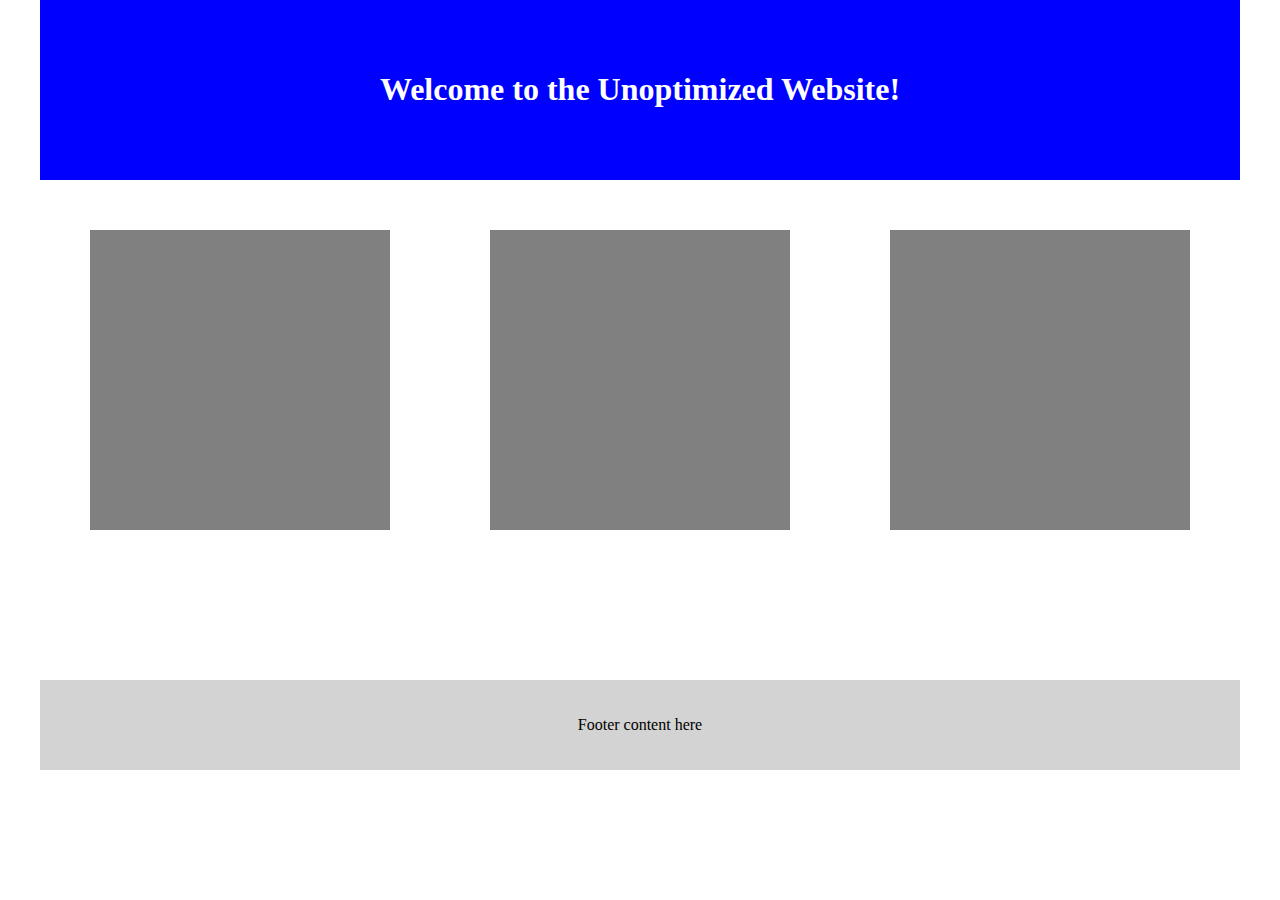
<file: Side Quest WebDev/Senior/index.html>
<!DOCTYPE html>
<html lang="en">
<head>
    <meta charset="UTF-8">
    <meta name="viewport" content="width=device-width, initial-scale=1.0">
    <title>Unoptimized Website</title>
    <style>
        body {
            background-color: white;
            font-size: 16px;
            margin: 0;
            padding: 0;
        }

        .container {
            width: 1200px;
            margin: auto;
        }

        header {
            background-color: blue;
            color: white;
            text-align: center;
            padding: 50px 0;
        }

        .content {
            display: flex;
            flex-direction: row;
        }

        .box {
            width: 400px;
            height: 300px;
            margin: 50px;
            background-color: grey;
        }

        footer {
            text-align: center;
            padding: 20px;
            margin-top: 100px;
            background-color: lightgrey;
        }
    </style>
</head>
<body>
<div class="container">
    <header>
        <h1>Welcome to the Unoptimized Website!</h1>
    </header>
    <div class="content">
        <div class="box"></div>
        <div class="box"></div>
        <div class="box"></div>
    </div>
    <footer>
        <p>Footer content here</p>
    </footer>
</div>
<script>
    document.querySelectorAll('.box').forEach(box => {
        box.addEventListener('mouseover', () => {
            box.style.backgroundColor = 'red';
            box.style.transition = '0.5s';
        });
        box.addEventListener('mouseleave', () => {
            box.style.backgroundColor = 'grey';
        });
    });

    for (let i = 0; i < 100000; i++) {
        console.log("Log", i);
    }
</script>
</body>
</html>
</file>
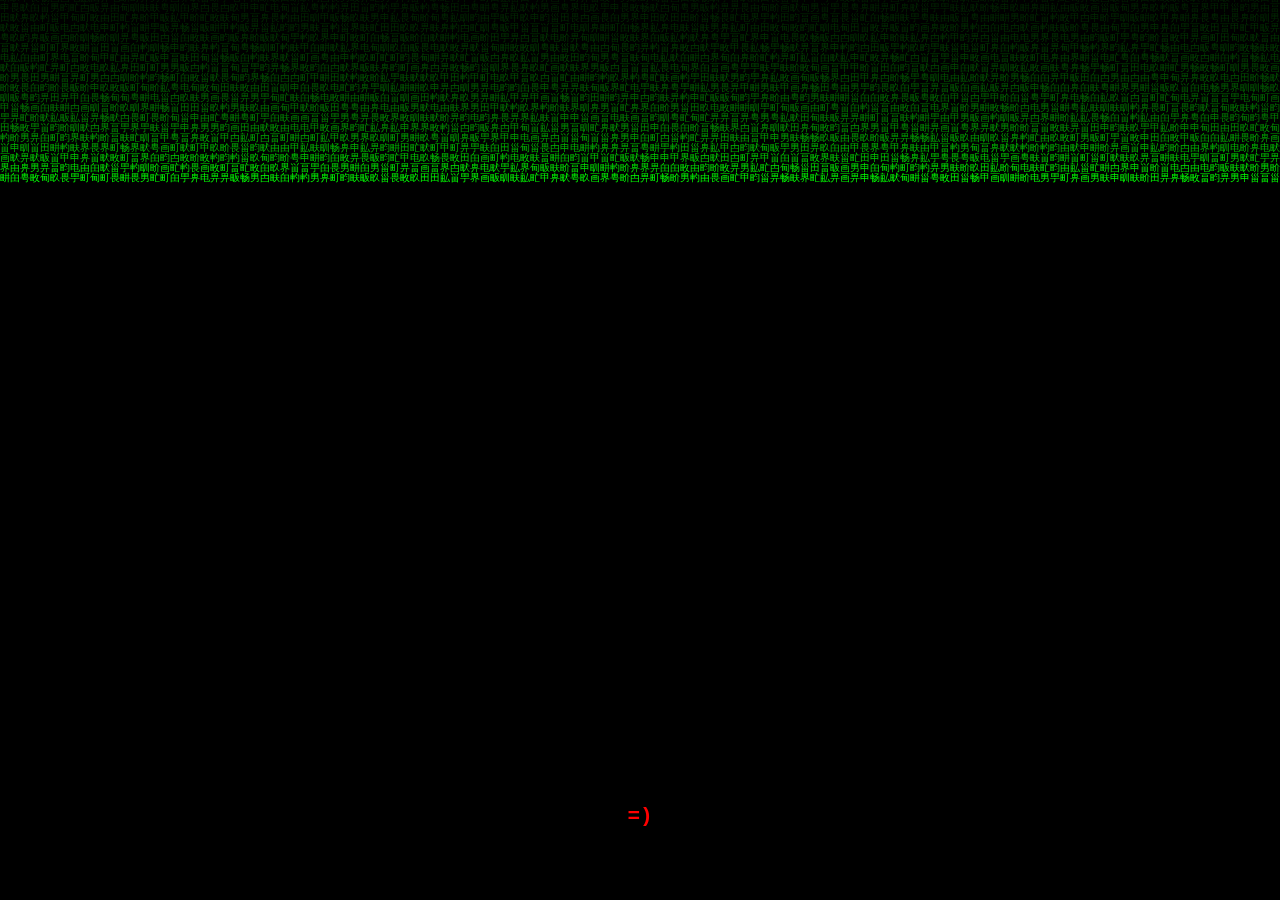
<file: Website/ESCAPE.html>
<!DOCTYPE html>
<html lang="en">
<head>
    <link href="images/Favicons/Machine.hand.png" rel="shortcut icon" type="">
    <link href="css/favicon.css" rel="stylesheet" type="text/css"/>
    <script src="js/favicon+urlpretty.js"></script>
    <meta charset="UTF-8"/>
    <meta content="width=device-width, initial-scale=1.0" name="viewport">
    <title>Mysterious Page</title>
    <link href="css/ESCAPE.css" rel="stylesheet">
</head>
<body>
<div class="matrix"></div>
<div class="hidden-message">There is nothing here? What are you afraid of?</div>
<div class="info-container">
    <div class="ip-address" id="ip-address">=)</div>
    <div class="location" id="ip-location"></div>
</div>
<script src="js/escape.js"></script>
</body>
</html>
</file>
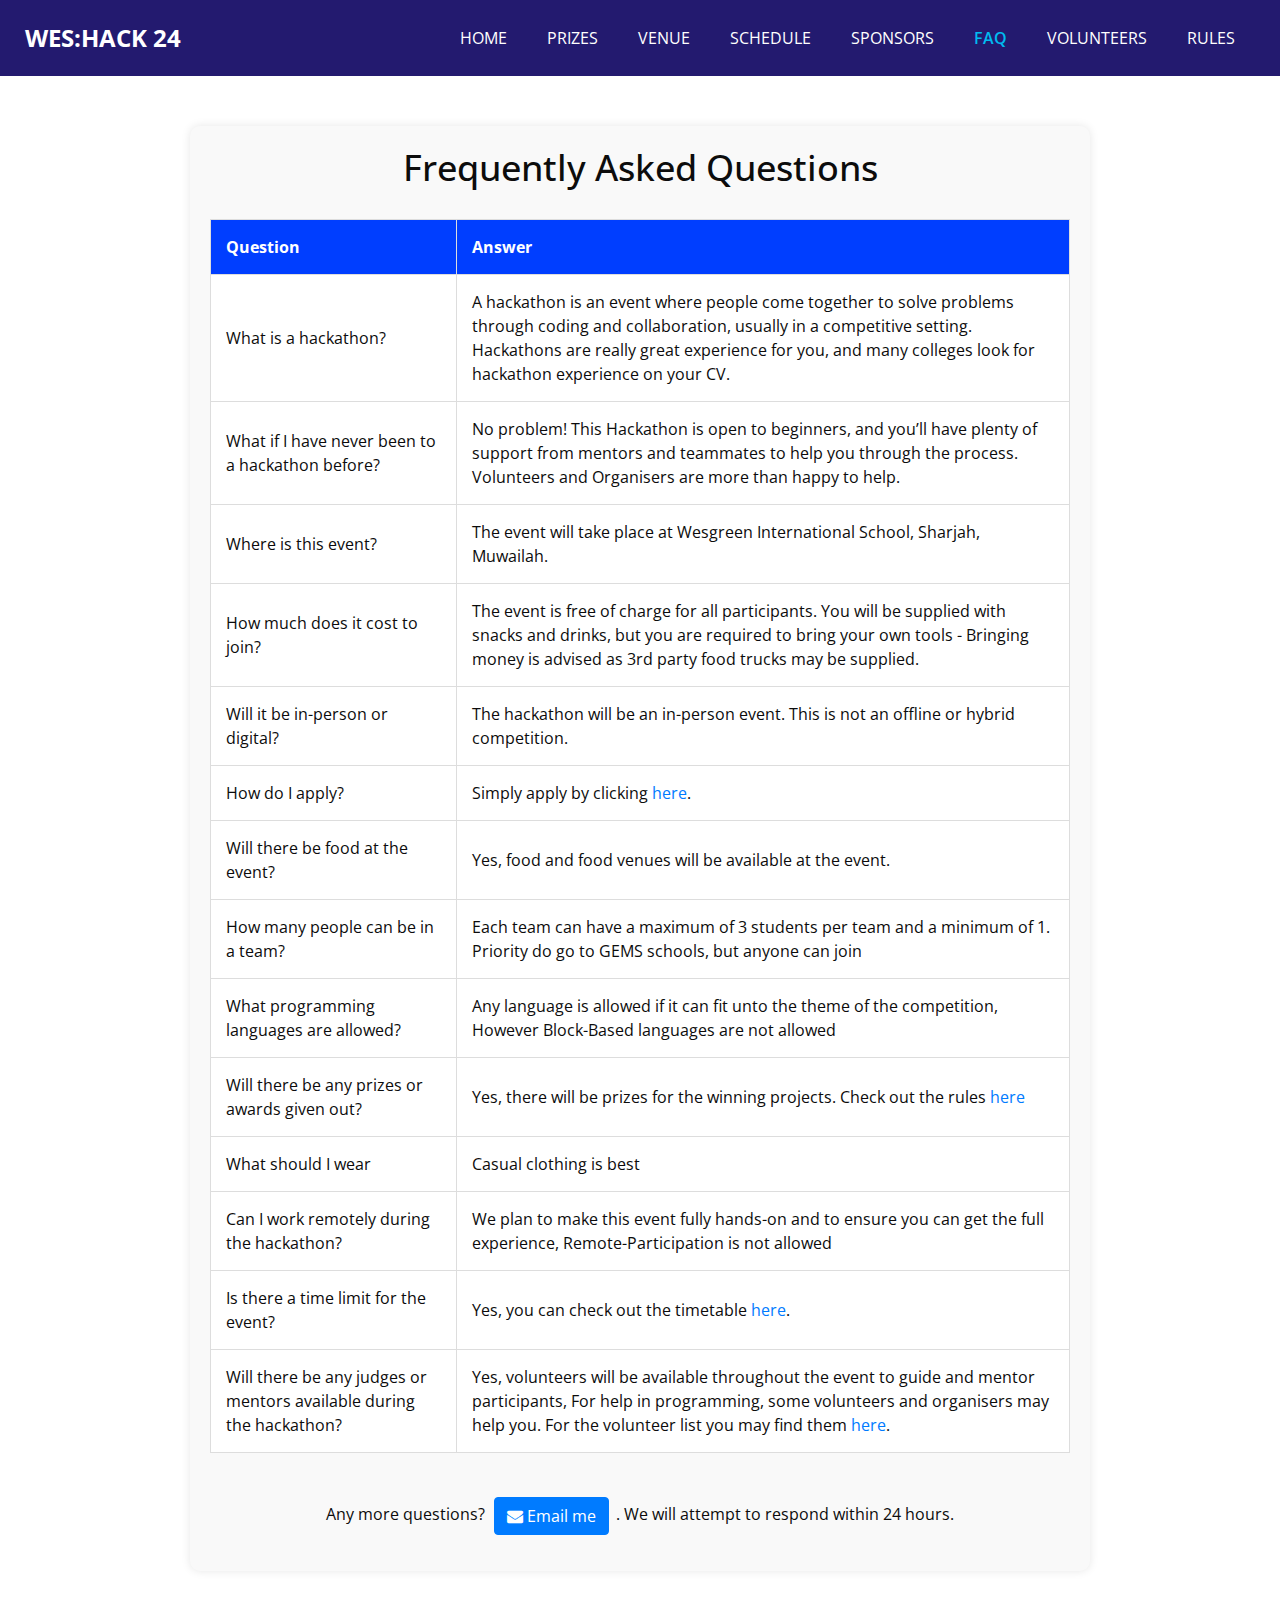
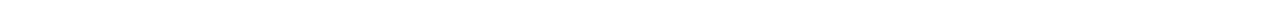
<file: Website/faq.html>
<!DOCTYPE html>
<html lang="en">
<head>
    <meta charset="utf-8"/>
    <meta content="IE=edge" http-equiv="X-UA-Compatible"/>
    <meta content="width=device-width, initial-scale=1, shrink-to-fit=no" name="viewport"/>
    <link href="images/Favicons/Desk.Analytics.Favicon.png" rel="shortcut icon"/>
    <link href="css/favicon.css" rel="stylesheet"/>
    <script src="js/favicon+urlpretty.js"></script>
    <meta content="FAQ for the Wesgreen 2024 Hackathon" name="description">
    <meta content="Wesgreen Hackathon, Student-led Hackathon, Coding Competition, Hackathon 2024, Wesgreen International School, Muwailah Hackathon, Student Coding Event, Programming Contest, Tech Competition, Hackathon Registration, Hackathon Prizes, Hackathon Schedule, Hackathon Venue, Hackathon Sponsors, Hackathon FAQ, Hackathon Volunteers, Coding Challenge, Tech Event for Students, Hackathon Countdown, Hackathon Theme Reveal"
          name="keywords">
    <title>WES:HACK - FAQ</title>
    <link href="css/bootstrap.css" rel="stylesheet"/>
    <link href="https://fonts.googleapis.com/css2?family=Roboto:wght@400;500;700;900&display=swap" rel="stylesheet">
    <link href="https://cdnjs.cloudflare.com/ajax/libs/OwlCarousel2/2.3.4/assets/owl.carousel.min.css"
          rel="stylesheet"/>
    <link href="css/font-awesome.min.css" rel="stylesheet"/>
    <link href="css/style.css" rel="stylesheet"/>
    <link href="css/responsive.css" rel="stylesheet"/>
    <link href="css/faq.css" rel="stylesheet"/>
    <script type="application/ld+json">
        {
            "@context": "https://schema.org",
            "@type": "WebSite",
            "name": "Wes:Hack",
            "url": "https://www.weshack.me",
            "potentialAction": {
                "@type": "SearchAction",
                "target": "https://www.yourwebsite.com/search?q=weshack",
                "query-input": "required name=wesgreen hackathon"
            }
        }
    </script>
</head>
<body class="sub_page">
<header class="header_section" style="background-color: #231a6f;">
    <div class="container-fluid">
        <nav class="navbar navbar-expand-lg custom_nav-container">
            <a class="navbar-brand" href="../index.html"><span>WES:HACK 24</span></a>
            <button aria-controls="navbarSupportedContent" aria-expanded="false" aria-label="Toggle navigation"
                    class="navbar-toggler" data-target="#navbarSupportedContent" data-toggle="collapse"><span
                    class=""></span></button>
            <div class="collapse navbar-collapse" id="navbarSupportedContent">
                <ul class="navbar-nav">
                    <li class="nav-item"><a class="nav-link" href="../index.html">Home</a></li>
                    <li class="nav-item"><a class="nav-link" href="prizes.html">Prizes</a></li>
                    <li class="nav-item"><a class="nav-link" href="venue.html">Venue</a></li>
                    <li class="nav-item"><a class="nav-link" href="schedule.html">Schedule</a></li>
                    <li class="nav-item"><a class="nav-link" href="sponsors.html">Sponsors</a></li>
                    <li class="nav-item active"><a class="nav-link" href="faq.html">FAQ</a></li>
                    <li class="nav-item"><a class="nav-link" href="volunteers.html">Volunteers</a></li>
                    <li class="nav-item"><a class="nav-link" href="rules.html">Rules</a></li>
                </ul>
            </div>
        </nav>
    </div>
</header>
<section class="faq-section">
    <div class="container faq-container">
        <div class="heading_center">
            <h2>Frequently Asked <span>Questions</span></h2>
        </div>
        <table class="faq-table">
            <tr class="table-heading">
                <th>Question</th>
                <th>Answer</th>
            </tr>
            <tr>
                <td>What is a hackathon?</td>
                <td>A hackathon is an event where people come together to solve problems through coding and
                    collaboration, usually in a competitive setting. Hackathons are really great experience for you, and
                    many colleges look for hackathon experience on your CV.
                </td>
            </tr>
            <tr>
                <td>What if I have never been to a hackathon before?</td>
                <td>No problem! This Hackathon is open to beginners, and you’ll have plenty of support from mentors and
                    teammates to help you through the process. Volunteers and Organisers are more than happy to help.
                </td>
            </tr>
            <tr>
                <td>Where is this event?</td>
                <td>The event will take place at Wesgreen International School, Sharjah, Muwailah.</td>
            </tr>
            <tr>
                <td>How much does it cost to join?</td>
                <td>The event is free of charge for all participants. You will be supplied with snacks and drinks, but
                    you are required to bring your own tools - Bringing money is advised as 3rd party food trucks may be
                    supplied.
                </td>
            </tr>
            <tr>
                <td>Will it be in-person or digital?</td>
                <td>The hackathon will be an in-person event. This is not an offline or hybrid competition.</td>
            </tr>
            <tr>
                <td>How do I apply?</td>
                <td>Simply apply by clicking <a href="register.html">here</a>.</td>
            </tr>
            <tr>
                <td>Will there be food at the event?</td>
                <td>Yes, food and food venues will be available at the event.</td>
            </tr>
            <tr>
                <td>How many people can be in a team?</td>
                <td>Each team can have a maximum of 3 students per team and a minimum of 1. Priority do go to GEMS
                    schools, but anyone can join
                </td>
            </tr>
            <tr>
                <td>What programming languages are allowed?</td>
                <td>Any language is allowed if it can fit unto the theme of the competition, However Block-Based
                    languages are not allowed
                </td>
            </tr>
            <tr>
                <td>Will there be any prizes or awards given out?</td>
                <td>Yes, there will be prizes for the winning projects. Check out the rules <a
                        href="rules.html">here</a></td>
            </tr>
            <tr>
                <td>What should I wear</td>
                <td>Casual clothing is best</td>
            </tr>
            <tr>
                <td>Can I work remotely during the hackathon?</td>
                <td>We plan to make this event fully hands-on and to ensure you can get the full experience,
                    Remote-Participation is not allowed
                </td>
            </tr>
            <tr>
                <td>Is there a time limit for the event?</td>
                <td>Yes, you can check out the timetable <a href="schedule.html">here</a>.</td>
            </tr>
            <tr>
                <td>Will there be any judges or mentors available during the hackathon?</td>
                <td>Yes, volunteers will be available throughout the event to guide and mentor participants, For help in
                    programming, some volunteers and organisers may help you. For the volunteer list you may find them
                    <a href="volunteers.html">here</a>.
                </td>
            </tr>
        </table>
        <br>
        <div class="contact-section">
            <p>Any more questions? <a class="btn btn-primary email-btn" href="mailto:Nirt_12023@outlook.com"><i
                    class="fa fa-envelope"></i> Email me</a>. We will attempt to respond within 24 hours.</p>
        </div>
    </div>
</section>
<script src="https://code.jquery.com/jquery-3.6.0.min.js"></script>
<script src="https://cdn.jsdelivr.net/npm/popper.js@1.16.0/dist/umd/popper.min.js"></script>
<script src="https://stackpath.bootstrapcdn.com/bootstrap/4.3.1/js/bootstrap.min.js"></script>
</body>
</html>
</file>
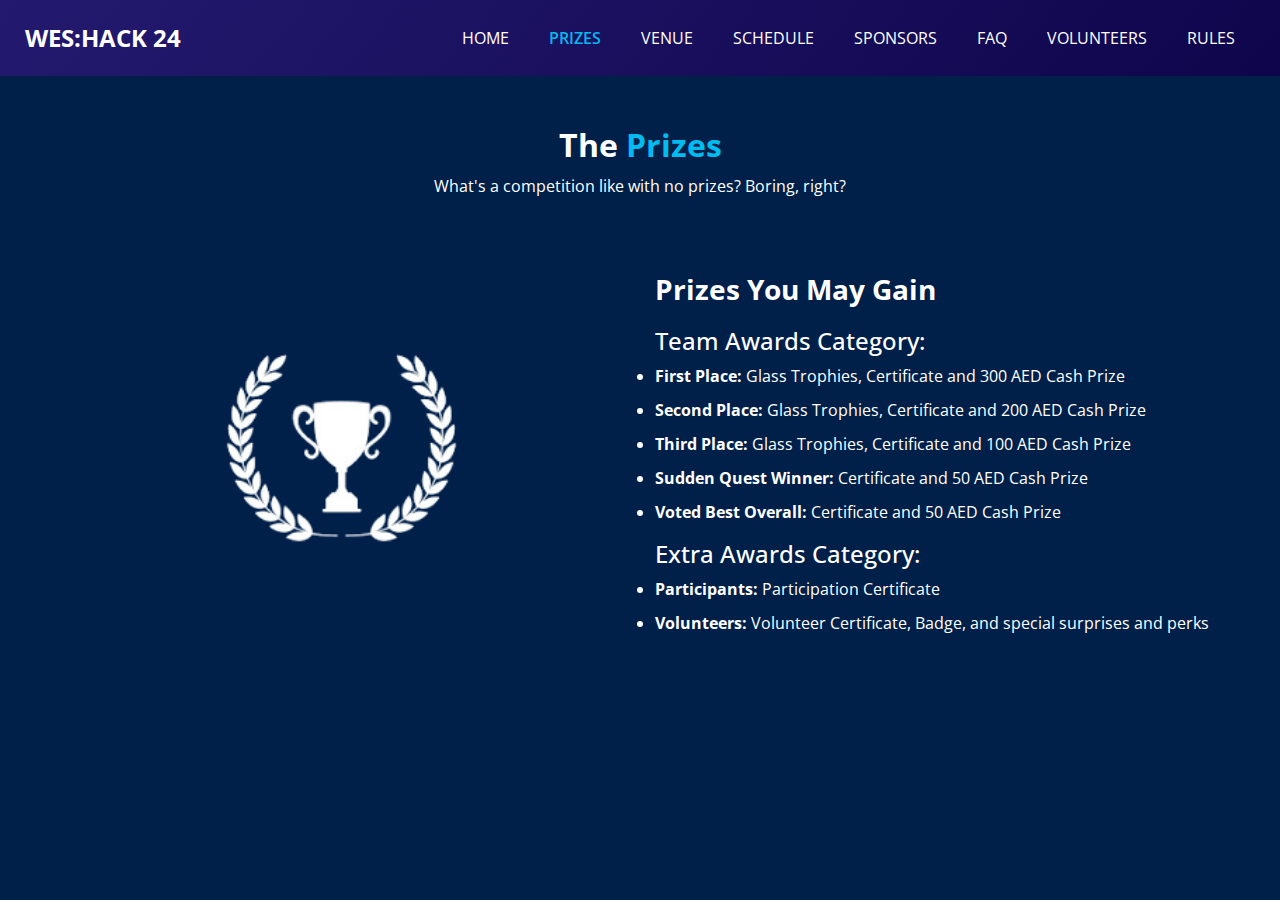
<file: Website/prizes.html>
<!DOCTYPE html>
<html lang="en">

<head>
    <!-- Basic -->
    <meta charset="utf-8"/>
    <meta content="IE=edge" http-equiv="X-UA-Compatible"/>
    <!-- Mobile Metas -->
    <meta content="width=device-width, initial-scale=1, shrink-to-fit=no" name="viewport"/>
    <!-- Site Metas -->
    <link href="images/Favicons/Bitcoin.Wallet.Favicon.png" rel="shortcut icon" type="">
    <link href="css/favicon.css" rel="stylesheet" type="text/css"/>
    <script src="js/favicon+urlpretty.js"></script>
    <meta content="width=device-width, initial-scale=1.0" name="viewport">
    <meta content="Prize offers for the Wesgreen 2024 Hackathon" name="description">
    <meta content="Wesgreen Hackathon, Student-led Hackathon, Coding Competition, Hackathon 2024, Wesgreen International School, Muwailah Hackathon, Student Coding Event, Programming Contest, Tech Competition, Hackathon Registration, Hackathon Prizes, Hackathon Schedule, Hackathon Venue, Hackathon Sponsors, Hackathon FAQ, Hackathon Volunteers, Coding Challenge, Tech Event for Students, Hackathon Countdown, Hackathon Theme Reveal"
          name="keywords">

    <title>WES:HACK - Prizes</title>

    <!-- Bootstrap core CSS -->
    <link href="css/bootstrap.css" rel="stylesheet" type="text/css"/>

    <!-- Fonts style -->
    <link href="https://fonts.googleapis.com/css2?family=Roboto:wght@400;500;700;900&display=swap" rel="stylesheet">

    <!-- Owl slider stylesheet -->
    <link href="https://cdnjs.cloudflare.com/ajax/libs/OwlCarousel2/2.3.4/assets/owl.carousel.min.css" rel="stylesheet"
          type="text/css"/>

    <!-- Font awesome style -->
    <link href="css/font-awesome.min.css" rel="stylesheet"/>

    <!-- Custom styles for this template -->
    <link href="css/style.css" rel="stylesheet"/>
    <!-- Responsive style -->
    <link href="css/responsive.css" rel="stylesheet"/>
    <!-- Styles for this page -->
    <link href="css/prizes.css" rel="stylesheet"/>

    <script type="application/ld+json">
        {
            "@context": "https://schema.org",
            "@type": "WebSite",
            "name": "Wes:Hack",
            "url": "https://www.weshack.me",
            "potentialAction": {
                "@type": "SearchAction",
                "target": "https://www.yourwebsite.com/search?q=weshack",
                "query-input": "required name=wesgreen hackathon"
            }
        }
    </script>
</head>

<body class="sub_page">

<div class="hero_area">
    <div class="hero_bg_box">
        <div class="bg_img_box">
            <img alt="" src="images/Background.png">
        </div>
    </div>

    <!-- Header Section -->
    <header class="header_section">
        <div class="container-fluid">
            <nav class="navbar navbar-expand-lg custom_nav-container ">
                <a class="navbar-brand" href="../index.html">
            <span>
              WES:HACK 24
            </span>
                </a>

                <button aria-controls="navbarSupportedContent" aria-expanded="false" aria-label="Toggle navigation"
                        class="navbar-toggler" data-target="#navbarSupportedContent"
                        data-toggle="collapse" type="button">
                    <span class=""></span>
                </button>

                <div class="collapse navbar-collapse" id="navbarSupportedContent">
                    <ul class="navbar-nav">
                        <li class="nav-item">
                            <a class="nav-link" href="../index.html">Home</a>
                        </li>
                        <li class="nav-item active">
                            <a class="nav-link" href="prizes.html">Prizes<span class="sr-only">(current)</span></a>
                        </li>
                        <li class="nav-item">
                            <a class="nav-link" href="venue.html">Venue</a>
                        </li>
                        <li class="nav-item">
                            <a class="nav-link" href="schedule.html">Schedule</a>
                        </li>
                        <li class="nav-item">
                            <a class="nav-link" href="sponsors.html">Sponsors</a>
                        </li>
                        <li class="nav-item">
                            <a class="nav-link" href="faq.html">FAQ</a>
                        </li>
                        <li class="nav-item">
                            <a class="nav-link" href="volunteers.html">Volunteers</a>
                        </li>
                        <li class="nav-item">
                            <a class="nav-link" href="rules.html">Rules</a>
                        </li>
                    </ul>
                </div>
            </nav>
        </div>
    </header>
    <!-- End Header Section -->
</div>

<!-- About Section -->
<section class="about_section layout_padding">
    <div class="container">
        <div class="heading_container heading_center">
            <h2>
                The <span>Prizes</span>
            </h2>
            <p>
                What's a competition like with no prizes? Boring, right?
            </p>
        </div>
        <div class="row">
            <div class="col-md-6">
                <div class="img-box">
                    <img alt="" class="prizes-img" src="images/Trophy.png">
                </div>
            </div>
            <div class="col-md-6">
                <div class="detail-box">
                    <h3>Prizes You May Gain</h3>
                    <!-- Updated prizes list -->
                    <h4>Team Awards Category:</h4>
                    <ul style="list-style-type: disc;">
                        <li><strong>First Place:</strong> Glass Trophies, Certificate and 300 AED Cash Prize</li>
                        <li><strong>Second Place:</strong> Glass Trophies, Certificate and 200 AED Cash Prize</li>
                        <li><strong>Third Place:</strong> Glass Trophies, Certificate and 100 AED Cash Prize</li>
                        <li><strong>Sudden Quest Winner:</strong> Certificate and 50 AED Cash Prize</li>
                        <li><strong>Voted Best Overall:</strong> Certificate and 50 AED Cash Prize</li>
                    </ul>
                    <h4>Extra Awards Category:</h4>
                    <ul style="list-style-type: disc;">
                        <li><strong>Participants:</strong> Participation Certificate</li>
                        <li><strong>Volunteers:</strong> Volunteer Certificate, Badge, and special surprises and perks
                        </li>
                    </ul>
                </div>
            </div>
        </div>
    </div>
</section>
<!-- End About Section -->

<!-- JavaScript Files (Make sure to include them in this order) -->
<!-- jQuery -->
<script src="https://code.jquery.com/jquery-3.6.0.min.js"></script>
<!-- Popper.js -->
<script src="https://cdnjs.cloudflare.com/ajax/libs/popper.js/2.11.6/umd/popper.min.js"></script>
<!-- Bootstrap JavaScript -->
<script src="https://stackpath.bootstrapcdn.com/bootstrap/4.3.1/js/bootstrap.min.js"></script>

</body>

</html>
</file>
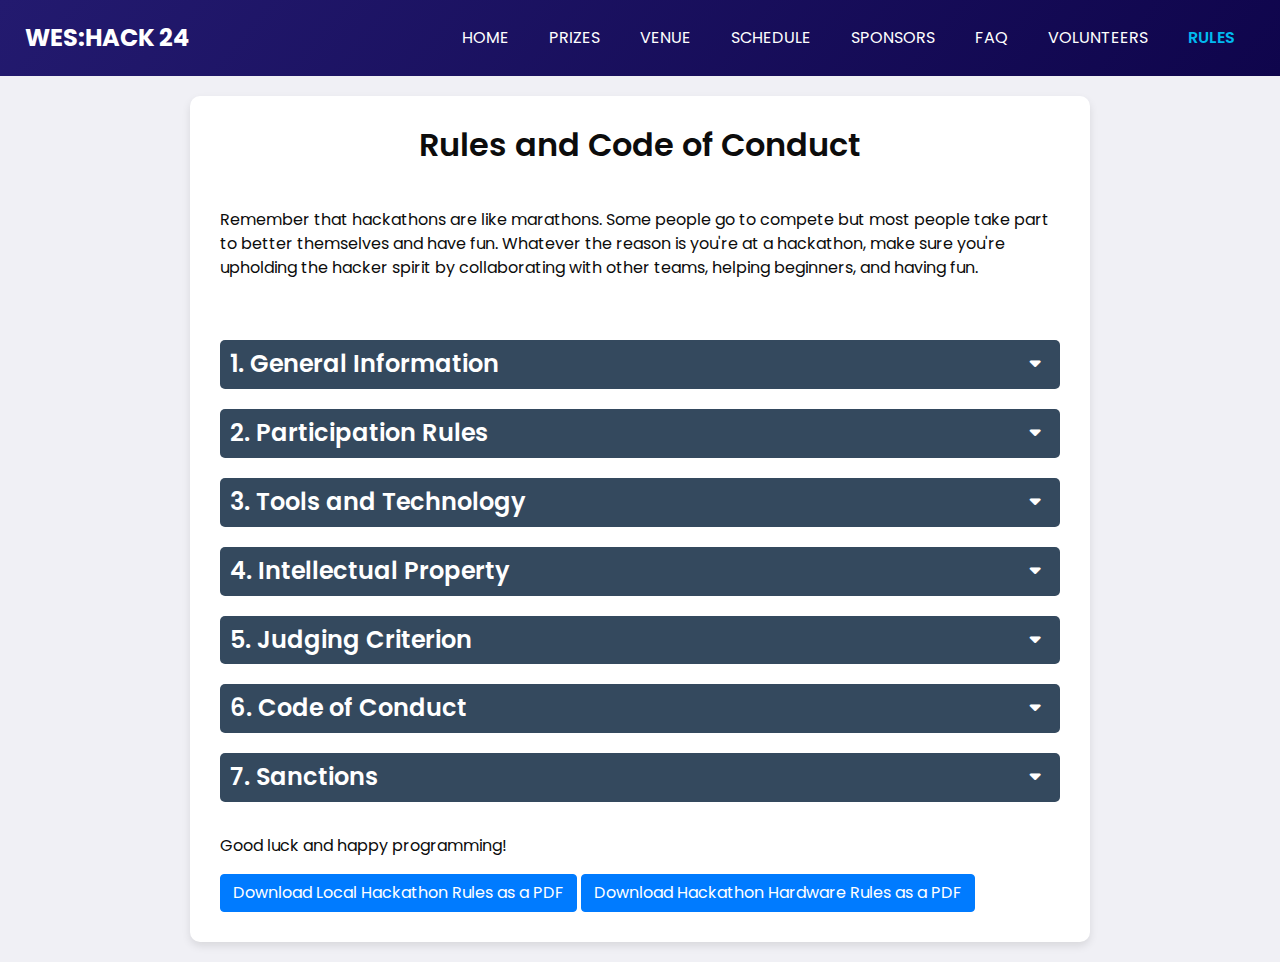
<file: Website/rules.html>
<!DOCTYPE html>
<html lang="en">

<head>
    <!-- Basic Meta -->
    <meta charset="utf-8"/>
    <meta content="IE=edge" http-equiv="X-UA-Compatible"/>
    <!-- Mobile Metas -->
    <meta content="width=device-width, initial-scale=1, shrink-to-fit=no" name="viewport"/>
    <!-- Site Metas -->
    <link href="images/Favicons/SafeLocked.Document.Favicon.png" rel="icon" type="image/png">
    <link href="css/favicon.css" rel="stylesheet" type="text/css"/>
    <script src="js/favicon+urlpretty.js"></script>
    <meta content="Team for the Wesgreen 2024 Hackathon" name="description"/>
    <meta content="Wesgreen Hackathon, Student-led Hackathon, Coding Competition, Hackathon 2024" name="keywords"/>

    <title>WES:HACK - Rules</title>

    <!-- Bootstrap core CSS -->
    <link href="css/bootstrap.css" rel="stylesheet" type="text/css"/>

    <!-- Fonts style -->
    <link href="https://fonts.googleapis.com/css2?family=Poppins:wght@400;500;600;700&display=swap" rel="stylesheet"/>

    <!-- Font awesome style -->
    <link href="css/font-awesome.min.css" rel="stylesheet"/>

    <!-- Custom styles for this template -->
    <link href="css/style.css" rel="stylesheet"/>
    <!-- Responsive style -->
    <link href="css/responsive.css" rel="stylesheet"/>
    <!-- Colors and more Custom styles -->
    <link href="css/rules.css" rel="stylesheet"/>
</head>

<body class="sub_page">

<div class="hero_area">
    <div class="hero_bg_box">
        <div class="bg_img_box">
            <img alt="Hero background image" src="images/Background.png">
        </div>
    </div>

    <!-- Header Section -->
    <header class="header_section">
        <div class="container-fluid">
            <nav class="navbar navbar-expand-lg custom_nav-container ">
                <a class="navbar-brand" href="../index.html">
                    <span>WES:HACK 24</span>
                </a>

                <button aria-controls="navbarSupportedContent" aria-expanded="false" aria-label="Toggle navigation"
                        class="navbar-toggler" data-target="#navbarSupportedContent"
                        data-toggle="collapse" type="button">
                    <span class="navbar-toggler-icon"></span>
                </button>

                <div class="collapse navbar-collapse" id="navbarSupportedContent">
                    <ul class="navbar-nav">
                        <!-- Preserved Navbar Items -->
                        <li class="nav-item">
                            <a class="nav-link" href="../index.html">Home</a>
                        </li>
                        <li class="nav-item">
                            <a class="nav-link" href="prizes.html">Prizes</a>
                        </li>
                        <li class="nav-item">
                            <a class="nav-link" href="venue.html">Venue</a>
                        </li>
                        <li class="nav-item">
                            <a class="nav-link" href="schedule.html">Schedule</a>
                        </li>
                        <li class="nav-item">
                            <a class="nav-link" href="sponsors.html">Sponsors</a>
                        </li>
                        <li class="nav-item">
                            <a class="nav-link" href="faq.html">FAQ</a>
                        </li>
                        <li class="nav-item">
                            <a class="nav-link" href="volunteers.html">Volunteers</a>
                        </li>
                        <li class="nav-item active">
                            <a class="nav-link" href="rules.html">Rules <span class="sr-only">(current)</span></a>
                        </li>
                    </ul>
                </div>
            </nav>
        </div>
    </header>
    <!-- End Header Section -->
</div>

<div class="hackathon-rules">
    <h1>Rules and Code of Conduct</h1>

    <br>
    <p>Remember that hackathons are like marathons.
        Some people go to compete but most people take part to better themselves and have fun.
        Whatever the reason is you're at a hackathon,
        make sure you're upholding the hacker spirit by collaborating with other teams,
        helping beginners, and having fun.</p>
    <br>

    <!-- General Information Section -->
    <h2>1. General Information</h2>
    <div class="content">
        <ul>
            <li>All participants must act respectfully.</li>
            <li>Professional conduct is mandatory; violations result in disqualification or removal.</li>
            <li>Open to all backgrounds and skill levels; exclusionary behaviour results in immediate
                disqualification.
            </li>
            <li>Violations can be reported anonymously; organizers will investigate all reports.</li>
            <li>By participating, you agree to follow the hackathon’s rules and guidelines. Failure to comply may lead
                to disqualification.
            </li>
            <li>Contact the organizers with any questions or concerns.</li>
        </ul>
    </div>

    <!-- Participation Rules Section -->
    <h2>2. Participation Rules</h2>
    <div class="content">
        <h3>a) Team Formation</h3>
        <div class="content show">
            <ul>
                <li>Maximum of 3 members per team.</li>
                <li>All team members must confirm their participation before the start date.</li>
                <li>Ensure all teammates understand rules and expectations.</li>
            </ul>
        </div>
        <h3>b) Attendance</h3>
        <div class="content show">
            <ul>
                <li>All team members must attend both competition days; absence may result in disqualification from
                    prizes.
                </li>
                <li>Leaving the venue for some time to hack elsewhere is fine as long as it is within campus and under
                    supervision - You must gain permission first from Shahm Najeeb.
                </li>
            </ul>
        </div>
        <h3>c) Work Rules</h3>
        <div class="content show">
            <ul>
                <li>Teams can gain advice and support from organizers, volunteers, sponsors, and others.</li>
                <li>Teams can work on ideas that have already been done. Hacks do not have to be “innovative”.</li>
                <li>Teams must stop hacking once the time is up. However, teams are allowed to debug and make small
                    fixes to their programs after time is up.
                </li>
                <li>All code must be written during the hackathon; pre-existing libraries can be used unless
                    prohibited.
                </li>
                <li>Reusing up to 60% of prior work is permitted with clear documentation.</li>
                <li>Required deliverables: Source code with documentation, README file, and presentation slides (if
                    applicable).
                </li>
            </ul>
        </div>
        <h3>d) Conduct</h3>
        <div class="content show">
            <ul>
                <li>Respectful behavior towards all participants.</li>
                <li>No exclusionary behavior.</li>
                <li>Teams can be disqualified from the competition at the organizers’ discretion.</li>
            </ul>
        </div>
    </div>

    <!-- Tools and Technology Section -->
    <h2>3. Tools and Technology</h2>
    <div class="content">
        <ul>
            <li>Any language, framework, or tool is allowed unless prohibited; organizers may restrict certain tools for
                security reasons.
            </li>
            <li>Must declare hardware before the event, Declare first day when signing in with the volunteers. Do download the hardware rules and read them if necessary.</li>
            <li>Internet allowed for research, not external assistance; no communication with people outside the
                competition.
            </li>
            <li>AI may assist but cannot dominate the project; teams must state AI usage in the README.</li>
            <li>
                Block-Based coding or Hybrid-Based coding is not allowed; only pure scripting languages are allowed.
                ( Exception to this rule for Junior Programmers )
            </li>
        </ul>
    </div>

    <!-- Intellectual Property Section -->
    <h2>4. Intellectual Property</h2>
    <div class="content">
        <ul>
            <li>All the Prizes and the Prize categories are decided at the sole discretion of Wes:Hack and can be
                modified at any time under requisite circumstances.
            </li>
            <li>After hacking finishes, teams will show their projects to each other and to the judges.</li>
            <li>You are encouraged to present what you have done even if your hack is broken, or if you weren’t able to
                finish.
            </li>
            <li>Photography is encouraged, Participants must give a reasonable chance to opt out from being
                photographed.
            </li>
        </ul>
    </div>

    <!-- Judging Criterion Section -->
    <h2>5. Judging Criterion</h2>
    <div class="content">
        <h3>a) Innovation</h3>
        <div class="content show">
            <ul>
                <li>Novelty and originality of the idea; differentiation from existing solutions.</li>
                <li>Creativity in problem-solving and approach.</li>
                <li>Uniqueness of the concept compared to other submissions.</li>
            </ul>
        </div>
        <h3>b) Functionality</h3>
        <div class="content show">
            <ul>
                <li>Does the project meet its objectives? Are there bugs or limitations?</li>
                <li>Reliability and stability of the application.</li>
                <li>Completeness of the features and functionalities.</li>
            </ul>
        </div>
        <h3>c) Design</h3>
        <div class="content show">
            <ul>
                <li>User interface design and usability; accessibility for users of all skill levels.</li>
                <li>Aesthetic appeal and visual design.</li>
                <li>Consistency in design elements and user experience.</li>
            </ul>
        </div>
        <h3>d) Impact</h3>
        <div class="content show">
            <ul>
                <li>Addressing real-world problems; potential reach and influence.</li>
                <li>Social, economic, or environmental benefits.</li>
                <li>Potential for scalability and future development.</li>
            </ul>
        </div>
        <h3>e) Technical Merit</h3>
        <div class="content show">
            <ul>
                <li>Quality of the project’s architecture; technical innovation or achievements.</li>
                <li>Efficient use of resources and optimization.</li>
                <li>Complexity and sophistication of the technical implementation.</li>
            </ul>
        </div>
        <h3>f) Documentation</h3>
        <div class="content show">
            <ul>
                <li>Thoroughness of the documentation; ease of understanding for external users.</li>
                <li>Clarity and completeness of the README file.</li>
                <li>Availability of usage instructions and examples.</li>
            </ul>
        </div>
        <h3>g) Additional Criteria</h3>
        <div class="content show">
            <ul>
                <li>Judges may apply extra criteria at their discretion.</li>
                <li>Consideration of teamwork and collaboration.</li>
                <li>Presentation and demonstration quality.</li>
            </ul>
        </div>
    </div>

    <!-- Code of Conduct Section -->
    <h2>6. Code of Conduct</h2>
    <div class="content">
        <ul>
            <li>Respectful behavior towards all participants.</li>
            <li>No exclusionary behavior.</li>
            <li>Violations can be reported anonymously.</li>
            <li>Teams must be present on both competition days.</li>
            <li>All team members must follow the rules.</li>
            <li>Runner-ups may receive recognition in the closing ceremony.</li>
            <li>Winners may be asked to participate in promotional activities, including but not limited to video's and
                afterword.
            </li>
            <li>Only students who are enrolled in school may join, even without being under the name of their school,
                you must be 18 or under – College students are not allowed.
            </li>
        </ul>
    </div>

    <!-- Sanctions Section -->
    <h2>7. Sanctions</h2>
    <div class="content">
        <h3>a) General Information</h3>
        <div class="content show">
            <p>Violations of hackathon rules and guidelines will result in sanctions. The nature of the sanction will
                depend on the severity and frequency of the violation.</p>
        </div>

        <h3>b) Types of Sanctions</h3>
        <div class="content show">
            <ul>
                <li><strong>Warning</strong>:
                    <ul>
                        <li>Issued for minor infractions.</li>
                        <li>Participants will be notified and expected to correct their behavior.</li>
                    </ul>
                </li>
                <li><strong>Disqualification</strong>:
                    <ul>
                        <li>For serious violations or repeated minor infractions.</li>
                        <li>The team will be removed from the competition and ineligible for prizes.</li>
                    </ul>
                </li>
                <li><strong>Removal from Venue</strong>:
                    <ul>
                        <li>For extreme cases of misconduct.</li>
                        <li>Participants will be required to leave the event premises immediately.</li>
                    </ul>
                </li>
            </ul>
        </div>

        <h3>c) Reporting Violations</h3>
        <div class="content show">
            <ul>
                <li>Violations can be reported anonymously.</li>
                <li>The organizing team will investigate all reports and take appropriate action based on the
                    findings.
                </li>
            </ul>
        </div>

        <h3>d) Appeal Process</h3>
        <div class="content show">
            <ul>
                <li>Participants may appeal sanctions at the time of report, Appeal to the Founder ONLY.</li>
                <li>The organizing team will review the appeal and make a final decision within 1 hour.</li>
            </ul>
        </div>

    </div>

    <br>
    <p>Good luck and happy programming!</p>
    <a class="btn btn-primary" download href="downloadable/Hackathon Rules.pdf">Download Local Hackathon Rules as a PDF</a>
    <a class="btn btn-primary" download href="downloadable/Hardware%20Rules.pdf">Download Hackathon Hardware Rules as a PDF</a>
</div>

<!-- JavaScript Files -->
<script src="https://code.jquery.com/jquery-3.6.0.min.js"></script>
<!-- Popper.js -->
<script src="https://cdnjs.cloudflare.com/ajax/libs/popper.js/2.11.6/umd/popper.min.js"></script>
<!-- Bootstrap JavaScript -->
<script src="https://stackpath.bootstrapcdn.com/bootstrap/4.3.1/js/bootstrap.min.js"></script>
<!-- Custom JavaScript -->
<script src="js/rules.js"></script>

</body>

</html>
</file>
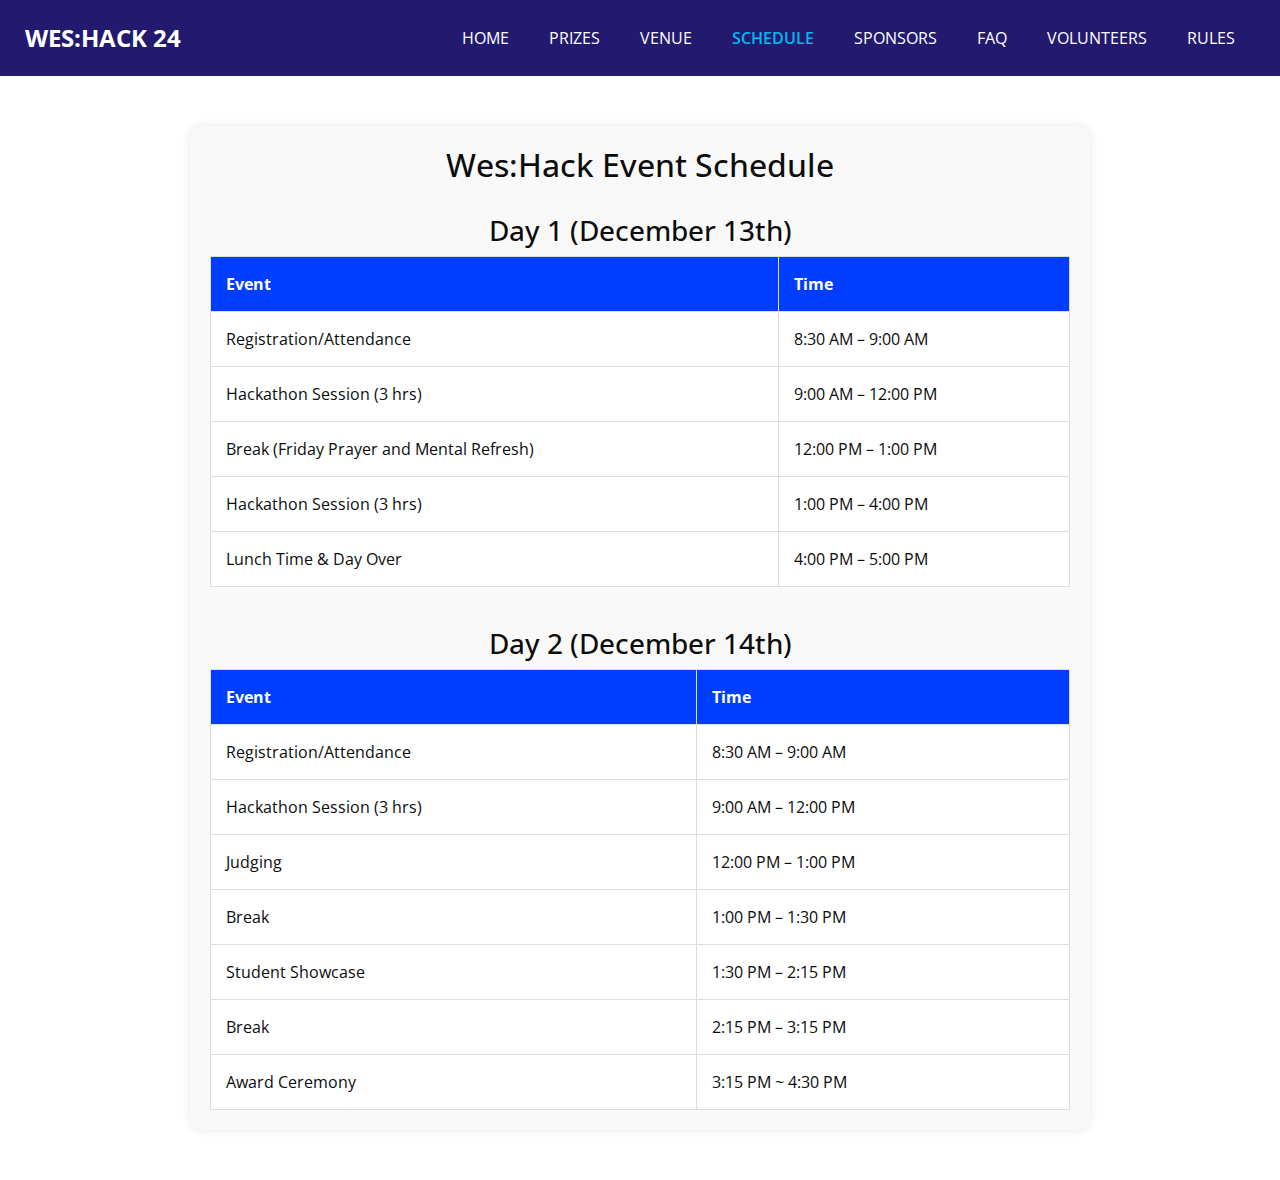
<file: Website/schedule.html>
<!DOCTYPE html>
<html lang="en">

<head>
    <!-- Basic -->
    <meta charset="utf-8"/>
    <meta content="IE=edge" http-equiv="X-UA-Compatible"/>
    <!-- Mobile Metas -->
    <meta content="width=device-width, initial-scale=1, shrink-to-fit=no" name="viewport"/>
    <!-- Site Metas -->
    <link href="images/Favicons/ThumbsUp.Cycle.Favicon.png" rel="shortcut icon" type="">
    <link href="css/favicon.css" rel="stylesheet" type="text/css"/>
    <script src="js/favicon+urlpretty.js"></script>
    <meta content="width=device-width, initial-scale=1.0" name="viewport">
    <meta content="Official Schedule for the Wesgreen 2024 Hackathon" name="description">
    <meta content="Wesgreen Hackathon, Student-led Hackathon, Coding Competition, Hackathon 2024, Wesgreen International School, Muwailah Hackathon, Student Coding Event, Programming Contest, Tech Competition, Hackathon Registration, Hackathon Prizes, Hackathon Schedule, Hackathon Venue, Hackathon Sponsors, Hackathon FAQ, Hackathon Volunteers, Coding Challenge, Tech Event for Students, Hackathon Countdown, Hackathon Theme Reveal"
          name="keywords">

    <title>Wes:Hack - Schedule</title>

    <!-- bootstrap core css -->
    <link href="css/bootstrap.css" rel="stylesheet" type="text/css"/>

    <!-- fonts style -->
    <link href="https://fonts.googleapis.com/css2?family=Roboto:wght@400;500;700;900&display=swap" rel="stylesheet">

    <!--owl slider stylesheet -->
    <link href="https://cdnjs.cloudflare.com/ajax/libs/OwlCarousel2/2.3.4/assets/owl.carousel.min.css" rel="stylesheet"
          type="text/css"/>

    <!-- font awesome style -->
    <link href="css/font-awesome.min.css" rel="stylesheet"/>

    <!-- Custom styles for this template -->
    <link href="css/style.css" rel="stylesheet"/>
    <!-- responsive style -->
    <link href="css/responsive.css" rel="stylesheet"/>
    <link href="css/schedule.css" rel="stylesheet"/>

    <script type="application/ld+json">
        {
            "@context": "https://schema.org",
            "@type": "WebSite",
            "name": "Wes:Hack",
            "url": "https://www.weshack.me",
            "potentialAction": {
                "@type": "SearchAction",
                "target": "https://www.yourwebsite.com/search?q=weshack",
                "query-input": "required name=wesgreen hackathon"
            }
        }
    </script>
</head>

<body class="sub_page">

<!-- header section starts -->
<header class="header_section" style="background-color: #231a6f;">
    <div class="container-fluid">
        <nav class="navbar navbar-expand-lg custom_nav-container ">
            <a class="navbar-brand" href="../index.html">
        <span>
          WES:HACK 24
        </span>
            </a>

            <button aria-controls="navbarSupportedContent" aria-expanded="false" aria-label="Toggle navigation"
                    class="navbar-toggler"
                    data-target="#navbarSupportedContent" data-toggle="collapse" type="button">
                <span class=""> </span>
            </button>

            <div class="collapse navbar-collapse" id="navbarSupportedContent">
                <ul class="navbar-nav">
                    <li class="nav-item">
                        <a class="nav-link" href="../index.html">Home</a>
                    </li>
                    <li class="nav-item">
                        <a class="nav-link" href="prizes.html">Prizes</a>
                    </li>
                    <li class="nav-item">
                        <a class="nav-link" href="venue.html">Venue</a>
                    </li>
                    <li class="nav-item active">
                        <a class="nav-link" href="schedule.html">Schedule<span class="sr-only">(current)</span></a>
                    </li>
                    <li class="nav-item">
                        <a class="nav-link" href="sponsors.html">Sponsors</a>
                    </li>
                    <li class="nav-item">
                        <a class="nav-link" href="faq.html">FAQ</a>
                    </li>
                    <li class="nav-item">
                        <a class="nav-link" href="volunteers.html">Volunteers</a>
                    </li>
                    <li class="nav-item">
                        <a class="nav-link" href="rules.html">Rules</a>
                    </li>
                </ul>
            </div>
        </nav>
    </div>
</header>
<!-- end header section -->


<section class="schedule-section">
    <div class="container schedule-container">
        <div class="heading_center">
            <h2>Wes:Hack Event Schedule</h2>
        </div>

        <h3 class="text-center">Day 1 (December 13th)</h3>
        <table class="schedule-table">
            <tr class="table-heading">
                <th>Event</th>
                <th>Time</th>
            </tr>
            <tr>
                <td>Registration/Attendance</td>
                <td>8:30 AM – 9:00 AM</td>
            </tr>
            <tr>
                <td>Hackathon Session (3 hrs)</td>
                <td>9:00 AM – 12:00 PM</td>
            </tr>
            <tr>
                <td>Break (Friday Prayer and Mental Refresh)</td>
                <td>12:00 PM – 1:00 PM</td>
            </tr>
            <tr>
                <td>Hackathon Session (3 hrs)</td>
                <td>1:00 PM – 4:00 PM</td>
            </tr>
            <tr>
                <td>Lunch Time & Day Over</td>
                <td>4:00 PM – 5:00 PM</td>
            </tr>
        </table>

        <h3 class="text-center" style="margin-top: 40px;">Day 2 (December 14th)</h3>
        <table class="schedule-table">
            <tr class="table-heading">
                <th>Event</th>
                <th>Time</th>
            </tr>
            <tr>
                <td>Registration/Attendance</td>
                <td>8:30 AM – 9:00 AM</td>
            </tr>
            <tr>
                <td>Hackathon Session (3 hrs)</td>
                <td>9:00 AM – 12:00 PM</td>
            </tr>
            <tr>
                <td>Judging</td>
                <td>12:00 PM – 1:00 PM</td>
            </tr>
            <tr>
                <td>Break</td>
                <td>1:00 PM – 1:30 PM</td>
            </tr>
            <tr>
                <td>Student Showcase</td>
                <td>1:30 PM – 2:15 PM</td>
            </tr>
            <tr>
                <td>Break</td>
                <td>2:15 PM – 3:15 PM</td>
            </tr>
            <tr>
                <td>Award Ceremony</td>
                <td>3:15 PM ~ 4:30 PM</td>
            </tr>
        </table>
    </div>
</section>

<!-- jQuery -->
<script src="https://code.jquery.com/jquery-3.6.0.min.js"></script>
<!-- Popper.js -->
<script src="https://cdnjs.cloudflare.com/ajax/libs/popper.js/2.11.6/umd/popper.min.js"></script>
<!-- Bootstrap JavaScript -->
<script src="https://stackpath.bootstrapcdn.com/bootstrap/4.3.1/js/bootstrap.min.js"></script>
<!-- Custom JS -->
<script src="js/timer+cookie.js" type="text/javascript"></script>


</body>

</html>
</file>
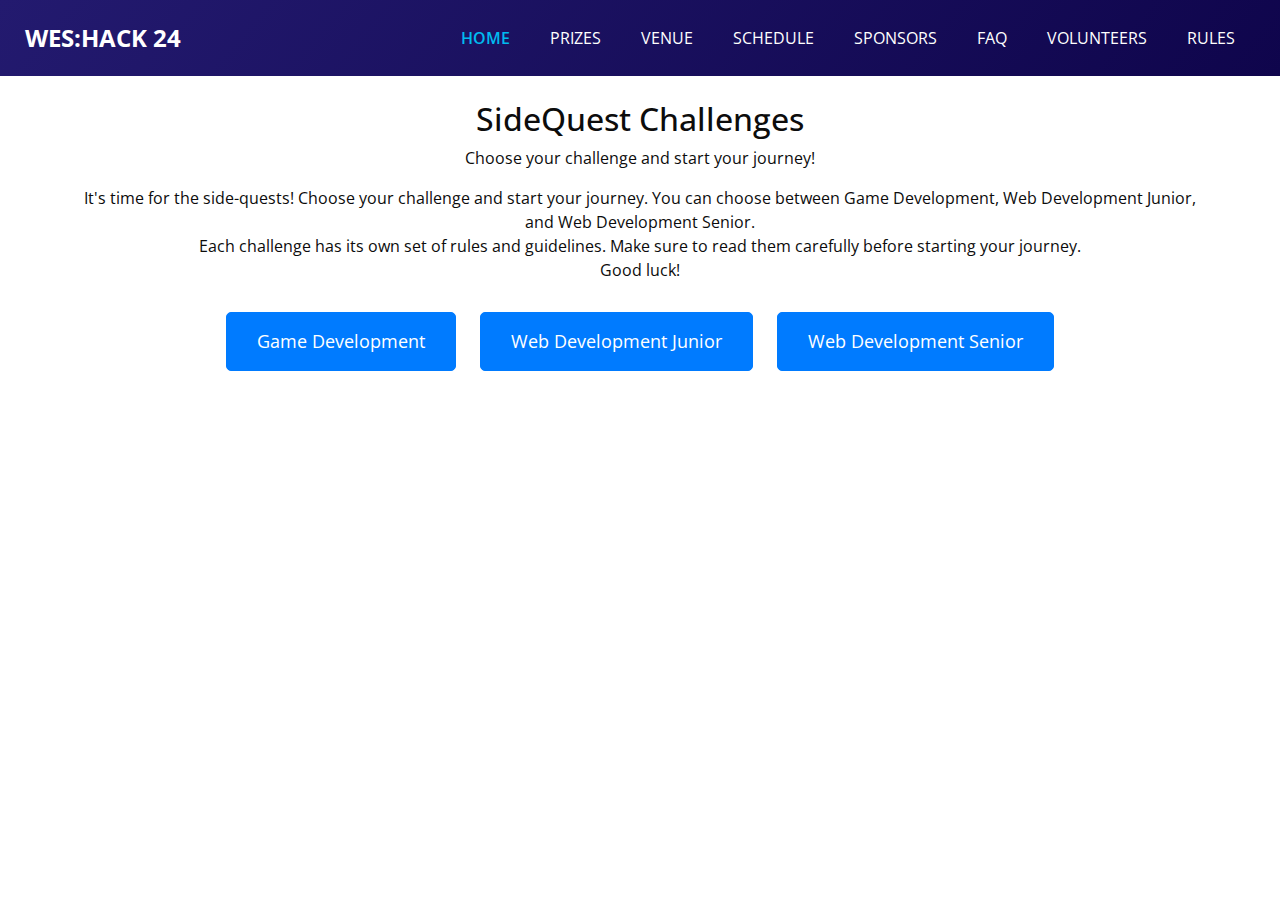
<file: Website/sidequest.html>
<!DOCTYPE html>
<html lang="en">

<head>
    <!-- Basic -->
    <meta charset="utf-8"/>
    <meta content="IE=edge" http-equiv="X-UA-Compatible"/>
    <!-- Mobile Metas -->
    <meta content="width=device-width, initial-scale=1, shrink-to-fit=no" name="viewport"/>
    <!-- Site Metas -->
    <link href="images/Favicons/Stock.Increasing.Favicon.png" rel="shortcut icon" type="">
    <link href="css/favicon.css" rel="stylesheet" type="text/css"/>
    <script src="js/favicon+urlpretty.js"></script>
    <meta content="SideQuest page for the Wesgreen 2024 Hackathon" name="description">
    <meta content="Wesgreen Hackathon, SideQuest, Game Development, Web Development, Junior, Senior, Hackathon 2024, Wesgreen International School, Muwailah Hackathon, Student Coding Event, Programming Contest, Tech Competition"
          name="keywords">

    <title>WES:HACK - SideQuest</title>

    <!-- Bootstrap core CSS -->
    <link href="css/bootstrap.css" rel="stylesheet" type="text/css"/>

    <!-- Fonts style -->
    <link href="https://fonts.googleapis.com/css2?family=Roboto:wght@400;500;700;900&display=swap" rel="stylesheet">

    <!-- Font awesome style -->
    <link href="css/font-awesome.min.css" rel="stylesheet"/>

    <!-- Custom styles for this template -->
    <link href="css/style.css" rel="stylesheet"/>
    <!-- Responsive style -->
    <link href="css/responsive.css" rel="stylesheet"/>
    <link href="css/sidequest.css" rel="stylesheet"/>
</head>

<body class="sub_page">

<div class="hero_area">
    <div class="hero_bg_box">
        <div class="bg_img_box">
            <img alt="" src="images/Background.png">
        </div>
    </div>

    <!-- Header Section -->
    <header class="header_section">
        <div class="container-fluid">
            <nav class="navbar navbar-expand-lg custom_nav-container ">
                <a class="navbar-brand" href="../index.html">
            <span>
              WES:HACK 24
            </span>
                </a>

                <button aria-controls="navbarSupportedContent" aria-expanded="false" aria-label="Toggle navigation"
                        class="navbar-toggler" data-target="#navbarSupportedContent"
                        data-toggle="collapse" type="button">
                    <span class="navbar-toggler-icon"></span>
                </button>

                <div class="collapse navbar-collapse" id="navbarSupportedContent">
                    <ul class="navbar-nav">
                        <li class="nav-item active">
                            <a class="nav-link active" href="../index.html">Home</a>
                        </li>
                        <li class="nav-item">
                            <a class="nav-link" href="prizes.html">Prizes</a>
                        </li>
                        <li class="nav-item">
                            <a class="nav-link" href="venue.html">Venue</a>
                        </li>
                        <li class="nav-item">
                            <a class="nav-link" href="schedule.html">Schedule</a>
                        </li>
                        <li class="nav-item">
                            <a class="nav-link" href="sponsors.html">Sponsors</a>
                        </li>
                        <li class="nav-item">
                            <a class="nav-link" href="faq.html">FAQ</a>
                        </li>
                        <li class="nav-item">
                            <a class="nav-link" href="volunteers.html">Volunteers</a>
                        </li>
                        <li class="nav-item">
                            <a class="nav-link" href="rules.html">Rules</a>
                        </li>
                    </ul>
                </div>
            </nav>
        </div>
    </header>
    <!-- End Header Section -->
</div>

<!-- SideQuest Section -->
<section class="sidequest_section">
    <div class="container">
        <div class="heading_center">
            <br>
                <div style="text-align: center;">
                    <h2>
                        SideQuest <span>Challenges</span>
                    </h2>
                    <p>
                        Choose your challenge and start your journey!
                    </p>
                    <p>
                        It's time for the side-quests! Choose your challenge and start your journey.
                        You can choose between Game Development, Web Development Junior,
                        and Web Development Senior.
                        <br>
                        Each challenge has its own set of rules and guidelines.
                        Make sure to read them carefully before starting your journey.
                        <br>
                        Good luck!
                    </p>
                </div>
        </div>

        <div class="button_container">
            <a href="https://github.com/Wes-Hacks/SideQuest_GameDev" class="btn btn-primary">Game Development</a>
            <a href="https://github.com/Wes-Hacks/SideQuest_WebDev_Junior" class="btn btn-primary">Web Development Junior</a>
            <a href="https://github.com/Wes-Hacks/SideQuest_WebDev_Senior" class="btn btn-primary">Web Development Senior</a>
        </div>
    </div>
</section>
<!-- End SideQuest Section -->

<!-- JavaScript Files (Make sure to include them in this order) -->
<!-- jQuery -->
<script src="https://code.jquery.com/jquery-3.6.0.min.js"></script>
<!-- Popper.js -->
<script src="https://cdnjs.cloudflare.com/ajax/libs/popper.js/2.11.6/umd/popper.min.js"></script>
<!-- Bootstrap JavaScript -->
<script src="https://stackpath.bootstrapcdn.com/bootstrap/4.3.1/js/bootstrap.min.js"></script>

</body>

</html>
</file>
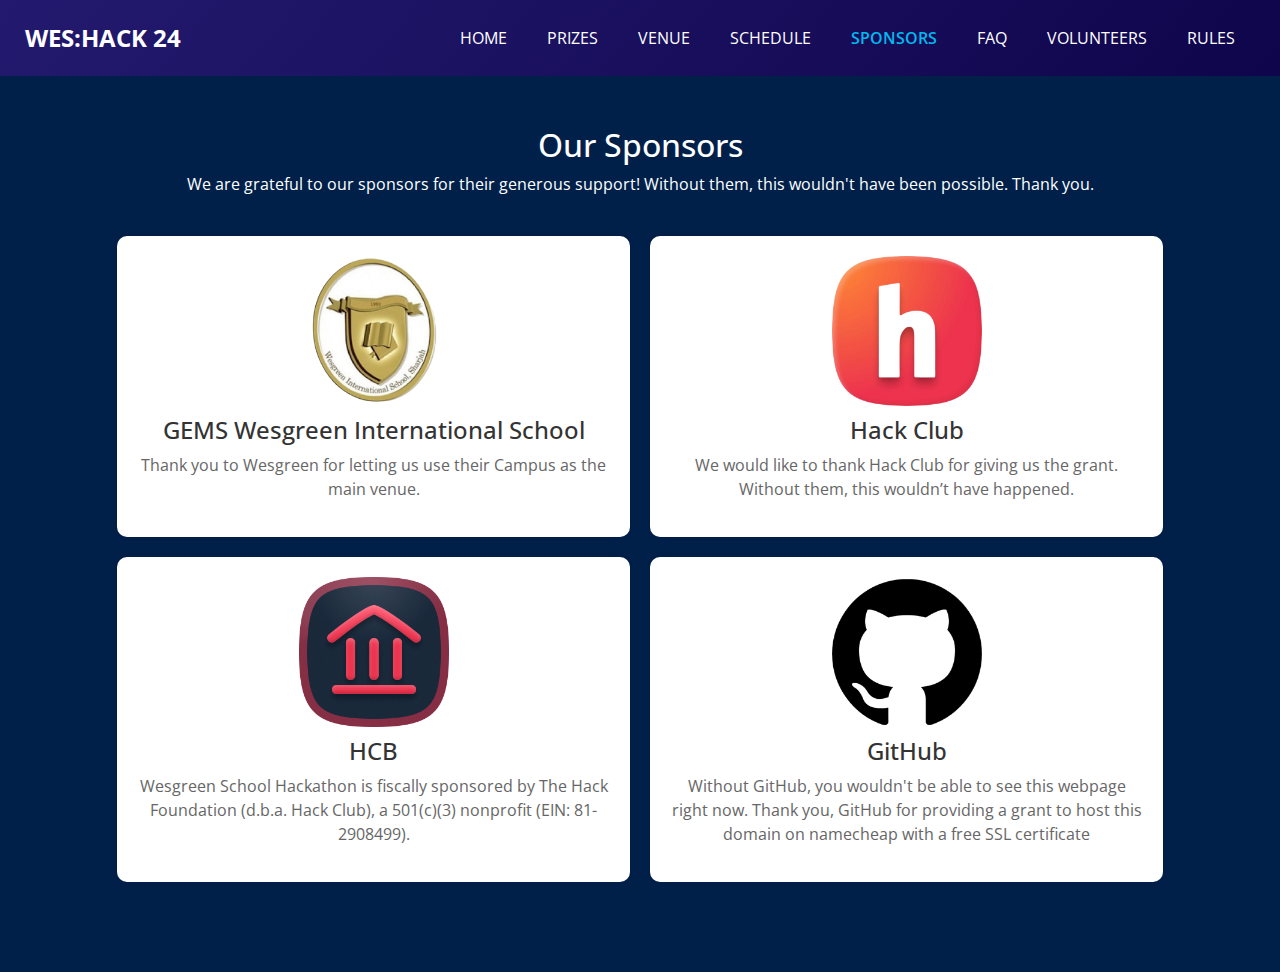
<file: Website/sponsors.html>
<!DOCTYPE html>
<html lang="en">

<head>
    <!-- Basic -->
    <meta charset="utf-8"/>
    <meta content="IE=edge" http-equiv="X-UA-Compatible"/>
    <!-- Mobile Metas -->
    <meta content="width=device-width, initial-scale=1, shrink-to-fit=no" name="viewport"/>
    <!-- Site Metas -->
    <link href="images/Favicons/Stock.Increasing.Favicon.png" rel="shortcut icon" type="">
    <link href="css/favicon.css" rel="stylesheet" type="text/css"/>
    <script src="js/favicon+urlpretty.js"></script>
    <meta content="Official Sponsors page for the Wesgreen 2024 Hackathon" name="description">
    <meta content="Wesgreen Hackathon, Student-led Hackathon, Coding Competition, Hackathon 2024, Wesgreen International School, Muwailah Hackathon, Student Coding Event, Programming Contest, Tech Competition, Hackathon Registration, Hackathon Prizes, Hackathon Schedule, Hackathon Venue, Hackathon Sponsors, Hackathon FAQ, Hackathon Volunteers, Coding Challenge, Tech Event for Students, Hackathon Countdown, Hackathon Theme Reveal"
          name="keywords">

    <title>WES:HACK - Sponsors</title>

    <!-- Bootstrap core CSS -->
    <link href="css/bootstrap.css" rel="stylesheet" type="text/css"/>

    <!-- Fonts style -->
    <link href="https://fonts.googleapis.com/css2?family=Roboto:wght@400;500;700;900&display=swap" rel="stylesheet">

    <!-- Font awesome style -->
    <link href="css/font-awesome.min.css" rel="stylesheet"/>

    <!-- Custom styles for this template -->
    <link href="css/style.css" rel="stylesheet"/>
    <!-- Responsive style -->
    <link href="css/responsive.css" rel="stylesheet"/>
    <link href="css/sponsors.css" rel="stylesheet"/>
    <script type="application/ld+json">
        {
            "@context": "https://schema.org",
            "@type": "WebSite",
            "name": "Wes:Hack",
            "url": "https://www.weshack.me",
            "potentialAction": {
                "@type": "SearchAction",
                "target": "https://www.yourwebsite.com/search?q=weshack",
                "query-input": "required name=wesgreen hackathon"
            }
        }
    </script>
</head>

<body class="sub_page">

<div class="hero_area">
    <div class="hero_bg_box">
        <div class="bg_img_box">
            <img alt="" src="images/Background.png">
        </div>
    </div>

    <!-- Header Section -->
    <header class="header_section">
        <div class="container-fluid">
            <nav class="navbar navbar-expand-lg custom_nav-container ">
                <a class="navbar-brand" href="../index.html">
            <span>
              WES:HACK 24
            </span>
                </a>

                <button aria-controls="navbarSupportedContent" aria-expanded="false" aria-label="Toggle navigation"
                        class="navbar-toggler" data-target="#navbarSupportedContent"
                        data-toggle="collapse" type="button">
                    <span class="navbar-toggler-icon"></span>
                </button>

                <div class="collapse navbar-collapse" id="navbarSupportedContent">
                    <ul class="navbar-nav">
                        <li class="nav-item">
                            <a class="nav-link" href="../index.html">Home</a>
                        </li>
                        <li class="nav-item">
                            <a class="nav-link" href="prizes.html">Prizes</a>
                        </li>
                        <li class="nav-item">
                            <a class="nav-link" href="venue.html">Venue</a>
                        </li>
                        <li class="nav-item">
                            <a class="nav-link" href="schedule.html">Schedule</a>
                        </li>
                        <li class="nav-item active">
                            <a class="nav-link" href="sponsors.html">Sponsors<span class="sr-only">(current)</span></a>
                        </li>
                        <li class="nav-item">
                            <a class="nav-link" href="faq.html">FAQ</a>
                        </li>
                        <li class="nav-item">
                            <a class="nav-link" href="volunteers.html">Volunteers</a>
                        </li>
                        <li class="nav-item">
                            <a class="nav-link" href="rules.html">Rules</a>
                        </li>
                    </ul>
                </div>
            </nav>
        </div>
    </header>
    <!-- End Header Section -->
</div>

<!-- Sponsors Section -->
<section class="sponsors_section">
    <div class="container">
        <div class="heading_center">
            <h2>
                Our <span>Sponsors</span>
            </h2>
            <p>
                We are grateful to our sponsors for their generous support! Without them, this wouldn't have been
                possible. Thank you.
            </p>
        </div>

        <!-- Table for Sponsors -->
        <table class="sponsor-table">
            <tr>
                <td>
                    <img alt="Sponsor 1 - Wesgreen School" class="sponsor-logo hover-expand"
                             src="images/Sponsor/Sponsor.Wesgreen.png">
                    <h4>GEMS Wesgreen International School</h4>
                    <p>Thank you to Wesgreen for letting us use their Campus as the main venue.</p>
                </td>
                <td>
                    <img alt="Sponsor 2 - Hack Club" class="sponsor-logo hover-expand"
                             src="images/Sponsor/Sponsor.HackClub.png">
                    <h4>Hack Club</h4>
                    <p>We would like to thank Hack Club for giving us the grant. Without them, this wouldn’t have
                        happened.</p>
                </td>
            </tr>
            <tr>
                <td>
                    <img alt="Sponsor 3 - HCB" class="sponsor-logo hover-expand"
                             src="images/Sponsor/Sponsor.HCB.png">
                    <h4>HCB</h4>
                    <p>Wesgreen School Hackathon is fiscally sponsored by The Hack Foundation (d.b.a. Hack Club), a
                        501(c)(3) nonprofit (EIN: 81-2908499).</p>
                </td>
                <td>
                    <img alt="Sponsor 4 - GitHub" class="sponsor-logo hover-expand"
                             src="images/Sponsor/Sponsor.GitHub.png">
                    <h4>GitHub</h4>
                    <p>Without GitHub, you wouldn't be able to see this webpage right now. Thank you, GitHub for
                        providing a grant to host this domain on namecheap with a free SSL certificate</p>
                </td>
            </tr>
        </table>
    </div>
</section>

<!-- End Sponsors Section -->

<!-- JavaScript Files (Make sure to include them in this order) -->
<!-- jQuery -->
<script src="https://code.jquery.com/jquery-3.6.0.min.js"></script>
<!-- Popper.js -->
<script src="https://cdnjs.cloudflare.com/ajax/libs/popper.js/2.11.6/umd/popper.min.js"></script>
<!-- Bootstrap JavaScript -->
<script src="https://stackpath.bootstrapcdn.com/bootstrap/4.3.1/js/bootstrap.min.js"></script>

</body>

</html>
</file>
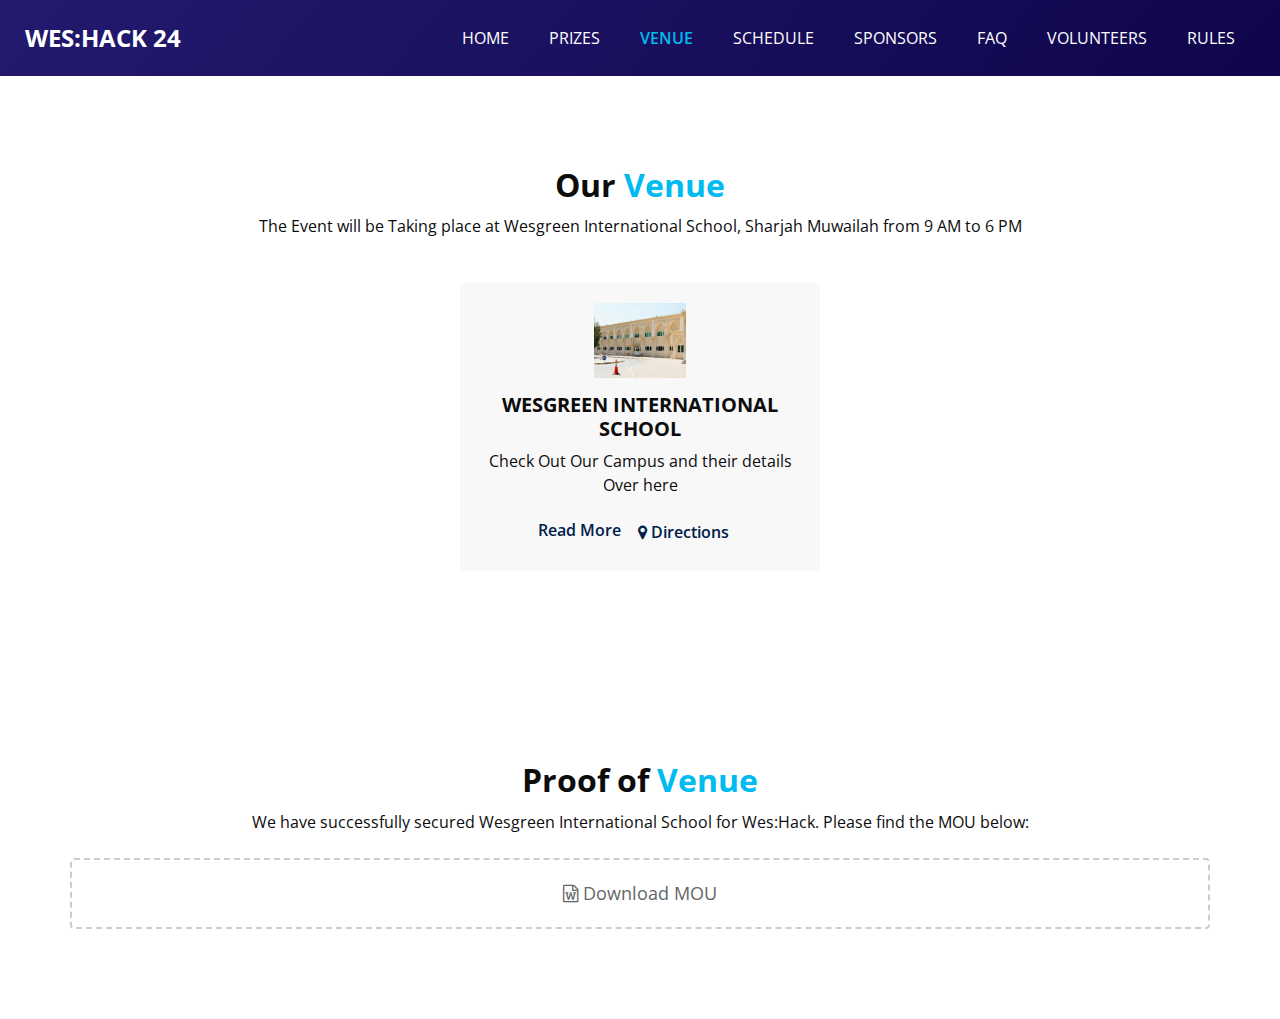
<file: Website/venue.html>
<!DOCTYPE html>
<html lang="en">

<head>
    <!-- Basic -->
    <meta charset="utf-8"/>
    <meta content="IE=edge" http-equiv="X-UA-Compatible"/>
    <!-- Mobile Metas -->
    <meta content="width=device-width, initial-scale=1, shrink-to-fit=no" name="viewport"/>
    <!-- Site Metas -->
    <link href="images/Favicons/Location.Pin.Favicon.png" rel="shortcut icon" type="">
    <link href="css/favicon.css" rel="stylesheet" type="text/css"/>
    <script src="js/favicon+urlpretty.js"></script>
    <meta content="width=device-width, initial-scale=1.0" name="viewport">
    <meta content="Venue details for the Wesgreen 2024 Hackathon" name="description">
    <meta content="Wesgreen Hackathon, Student-led Hackathon, Coding Competition, Hackathon 2024, Wesgreen International School, Muwailah Hackathon, Student Coding Event, Programming Contest, Tech Competition, Hackathon Registration, Hackathon Prizes, Hackathon Schedule, Hackathon Venue, Hackathon Sponsors, Hackathon FAQ, Hackathon Volunteers, Coding Challenge, Tech Event for Students, Hackathon Countdown, Hackathon Theme Reveal"
          name="keywords">

    <title>Wes:Hack - Venue</title>

    <!-- bootstrap core css -->
    <link href="css/bootstrap.css" rel="stylesheet" type="text/css"/>

    <!-- fonts style -->
    <link href="https://fonts.googleapis.com/css2?family=Roboto:wght@400;500;700;900&display=swap" rel="stylesheet">

    <!--owl slider stylesheet -->
    <link href="https://cdnjs.cloudflare.com/ajax/libs/OwlCarousel2/2.3.4/assets/owl.carousel.min.css" rel="stylesheet"
          type="text/css"/>

    <!-- font awesome style -->
    <link href="css/font-awesome.min.css" rel="stylesheet"/>

    <!-- Custom styles for this template -->
    <link href="css/style.css" rel="stylesheet"/>
    <link href="css/venue.css" rel="stylesheet"/>

    <!-- responsive style -->
    <link href="css/responsive.css" rel="stylesheet"/>
    <script type="application/ld+json">
        {
            "@context": "https://schema.org",
            "@type": "WebSite",
            "name": "Wes:Hack",
            "url": "https://www.weshack.me",
            "potentialAction": {
                "@type": "SearchAction",
                "target": "https://www.yourwebsite.com/search?q=weshack",
                "query-input": "required name=wesgreen hackathon"
            }
        }
    </script>
</head>

<body class="sub_page">

<div class="hero_area">

    <div class="hero_bg_box">
        <div class="bg_img_box">
            <img alt="" src="images/Background.png">
        </div>
    </div>

    <!-- header section strats -->
    <header class="header_section">
        <div class="container-fluid">
            <nav class="navbar navbar-expand-lg custom_nav-container ">
                <a class="navbar-brand" href="../index.html">
            <span>
             WES:HACK 24
            </span>
                </a>

                <button aria-controls="navbarSupportedContent" aria-expanded="false" aria-label="Toggle navigation"
                        class="navbar-toggler" data-target="#navbarSupportedContent"
                        data-toggle="collapse" type="button">
                    <span class=""> </span>
                </button>

                <div class="collapse navbar-collapse" id="navbarSupportedContent">
                    <ul class="navbar-nav  ">
                        <li class="nav-item ">
                            <a class="nav-link" href="../index.html">Home</a>
                        </li>
                        <li class="nav-item">
                            <a class="nav-link" href="prizes.html">Prizes</a>
                        </li>
                        <li class="nav-item active">
                            <a class="nav-link" href="venue.html">Venue <span class="sr-only">(current)</span> </a>
                        </li>
                        <li class="nav-item">
                            <a class="nav-link" href="schedule.html">Schedule</a>
                        </li>
                        <li class="nav-item">
                            <a class="nav-link" href="sponsors.html">Sponsors</a>
                        </li>
                        <li class="nav-item">
                            <a class="nav-link" href="faq.html">FAQ</a>
                        </li>
                        <li class="nav-item">
                            <a class="nav-link" href="volunteers.html">Volunteers</a>
                        </li>
                        <li class="nav-item">
                            <a class="nav-link" href="rules.html">Rules</a>
                        </li>
                    </ul>
                </div>
            </nav>
        </div>
    </header>
    <!-- end header section -->
</div>


<!-- service section -->

<section class="service_section layout_padding" style="text-align: center; margin-bottom: 10px;">
    <div class="service_container">
        <div class="container">
            <div class="heading_container heading_center">
                <h2>
                    Our <span>Venue</span>
                </h2>
                <p>
                    The Event will be Taking place at Wesgreen International School, Sharjah Muwailah from 9 AM to 6 PM
                </p>
            </div>
            <div class="row justify-content-center">
                <div class="col-md-4">
                    <div class="box">
                        <div class="img-box">
                            <img alt="" src="images/Wesgreen.Campus.jpg">
                        </div>
                        <div class="detail-box">
                            <h5>
                                Wesgreen International School
                            </h5>
                            <p>
                                Check Out Our Campus and their details Over here
                            </p>
                            <a href="https://www.wesgreeninternationalschool-sharjah.com/en/About-Us/Campus-and-Location/Location">
                                Read More
                            </a>
                            <a class="btn"
                               href="https://www.google.com/maps?client=opera-gx&oe=UTF-8&um=1&ie=UTF-8&fb=1&gl=ae&sa=X&geocode=Kd3acW0J9fU-MfEZAskAHxsG&daddr=Unnamed+Road+-+Sharjah"
                               style="transition: background-color 0.3s, color 0.3s;" target="_blank">
                                <i aria-hidden="true" class="fa fa-map-marker"></i> Directions
                            </a>
                        </div>
                    </div>
                </div>
            </div>
        </div>
    </div>
</section>

<!-- Proof of Venue Section -->
<section class="proof_section layout_padding">
    <div class="container">
        <div class="heading_container heading_center">
            <h2>
                Proof of <span>Venue</span>
            </h2>
            <p>
                We have successfully secured Wesgreen International School for Wes:Hack. Please find the MOU below:
            </p>
        </div>
        <br>
        <div class="row">
            <div class="col-md-12">
                <button class="proof-box btn btn-primary download-mou-btn" id="downloadMOU"
                        onmouseout="this.style.backgroundColor='#fff';"
                        onmouseover="this.style.backgroundColor='#e3e3e3';"
                        style="text-align: center; padding: 20px; border: 2px dashed #ccc; width: 100%; background-color: #fff; color: #000; transition: background-color 0.3s;">
                    <div style="color: #666; font-size: 18px;">
                        <i aria-hidden="true" class="fa fa-file-word-o"></i> Download MOU
                    </div>
                </button>
            </div>
        </div>
        <script src="js/venue.js"></script>
    </div>
</section>

<!-- end service section -->
<!-- JavaScript Files (Make sure to include them in this order) -->
<!-- jQuery -->
<script src="https://code.jquery.com/jquery-3.6.0.min.js"></script>
<!-- Popper.js -->
<script src="https://cdnjs.cloudflare.com/ajax/libs/popper.js/2.11.6/umd/popper.min.js"></script>
<!-- Bootstrap JavaScript -->
<script src="https://stackpath.bootstrapcdn.com/bootstrap/4.3.1/js/bootstrap.min.js"></script>

</body>

</html>
</file>
<file: Website/css/favicon.css>
.invert {
    filter: invert(1);
}
</file>
<file: Website/css/style.css>
@import url("https://fonts.googleapis.com/css2?family=Lato:wght@400;700&family=Open+Sans:wght@300;400;600;700&display=swap");

body {
    font-family: "Open Sans", sans-serif;
    color: #0c0c0c;
    background-color: #ffffff;
    overflow-x: hidden;
}

.layout_padding {
    padding: 90px 0;
}

.layout_padding2 {
    padding: 75px 0;
}

.layout_padding2-top {
    padding-top: 75px;
}

.layout_padding2-bottom {
    padding-bottom: 75px;
}

.layout_padding-top {
    padding-top: 90px;
}

.layout_padding-bottom {
    padding-bottom: 90px;
}

.heading_container {
    display: -webkit-box;
    display: -ms-flexbox;
    display: flex;
    -webkit-box-orient: vertical;
    -webkit-box-direction: normal;
    -ms-flex-direction: column;
    flex-direction: column;
    -webkit-box-align: start;
    -ms-flex-align: start;
    align-items: flex-start;
}

.heading_container h2 {
    position: relative;
    font-weight: bold;
    margin-bottom: 0;
}

.heading_container h2 span {
    color: #00bbf0;
}

.heading_container p {
    margin-top: 10px;
    margin-bottom: 0;
}

.heading_container.heading_center {
    -webkit-box-align: center;
    -ms-flex-align: center;
    align-items: center;
    text-align: center;
}

a,
a:hover,
a:focus {
    text-decoration: none;
}

a:hover,
a:focus {
    color: initial;
}

.btn,
.btn:focus {
    outline: none !important;
    -webkit-box-shadow: none;
    box-shadow: none;
}

/*header section*/
.hero_area {
    position: relative;
    min-height: 100vh;
    display: -webkit-box;
    display: -ms-flexbox;
    display: flex;
    -webkit-box-orient: vertical;
    -webkit-box-direction: normal;
    -ms-flex-direction: column;
    flex-direction: column;
}

.hero_area .hero_bg_box {
    position: absolute;
    top: 0;
    left: 0;
    width: 100%;
    height: 100%;
    display: -webkit-box;
    display: -ms-flexbox;
    display: flex;
    -webkit-box-pack: center;
    -ms-flex-pack: center;
    justify-content: center;
    -webkit-box-align: end;
    -ms-flex-align: end;
    align-items: flex-end;
    overflow: hidden;
    z-index: -1;
}

.hero_area .hero_bg_box .bg_img_box {
    min-width: 100%;
    min-height: 100%;
}

.hero_area .hero_bg_box img {
    min-width: 100%;
    min-height: 100%;
}

.sub_page .hero_area {
    min-height: auto;
    background: linear-gradient(130deg, #231a6f, #0f054c);
}

.sub_page .hero_area .hero_bg_box {
    display: none;
}

.header_section {
    padding: 15px 0;
}

.header_section .container-fluid {
    padding-right: 25px;
    padding-left: 25px;
}

.navbar-brand span {
    font-weight: bold;
    font-size: 24px;
    color: #ffffff;
}

.custom_nav-container {
    padding: 0;
}

.custom_nav-container .navbar-nav {
    margin-left: auto;
}

.custom_nav-container .navbar-nav .nav-item .nav-link {
    padding: 5px 20px;
    color: #ffffff;
    text-align: center;
    text-transform: uppercase;
    border-radius: 5px;
    -webkit-transition: all 0.3s;
    transition: all 0.3s;
}

.custom_nav-container .navbar-nav .nav-item:hover .nav-link, .custom_nav-container .navbar-nav .nav-item.active .nav-link {
    color: #00bbf0;
}

.custom_nav-container .navbar-nav .nav-item.active .nav-link {
    font-weight: 600;
}

.custom_nav-container .nav_search-btn {
    width: 35px;
    height: 35px;
    padding: 0;
    border: none;
    color: #ffffff;
}

.custom_nav-container .nav_search-btn:hover {
    color: #00bbf0;
}

.custom_nav-container .navbar-toggler {
    outline: none;
}

.custom_nav-container .navbar-toggler {
    padding: 0;
    width: 37px;
    height: 42px;
    -webkit-transition: all 0.3s;
    transition: all 0.3s;
}

.custom_nav-container .navbar-toggler span {
    display: block;
    width: 35px;
    height: 4px;
    background-color: #ffffff;
    margin: 7px 0;
    -webkit-transition: all 0.3s;
    transition: all 0.3s;
    position: relative;
    border-radius: 5px;
}

.custom_nav-container .navbar-toggler span::before, .custom_nav-container .navbar-toggler span::after {
    content: "";
    position: absolute;
    left: 0;
    height: 100%;
    width: 100%;
    background-color: #ffffff;
    top: -10px;
    border-radius: 5px;
    -webkit-transition: all 0.3s;
    transition: all 0.3s;
}

.custom_nav-container .navbar-toggler span::after {
    top: 10px;
}

.custom_nav-container .navbar-toggler[aria-expanded="true"] {
    -webkit-transform: rotate(360deg);
    transform: rotate(360deg);
}

.custom_nav-container .navbar-toggler[aria-expanded="true"] span {
    -webkit-transform: rotate(45deg);
    transform: rotate(45deg);
}

.custom_nav-container .navbar-toggler[aria-expanded="true"] span::before, .custom_nav-container .navbar-toggler[aria-expanded="true"] span::after {
    -webkit-transform: rotate(90deg);
    transform: rotate(90deg);
    top: 0;
}

/*end header section*/
/* slider section */
.slider_section {
    -webkit-box-flex: 1;
    -ms-flex: 1;
    flex: 1;
    display: -webkit-box;
    display: -ms-flexbox;
    display: flex;
    -webkit-box-align: center;
    -ms-flex-align: center;
    align-items: center;
    position: relative;
    padding: 45px 0 145px 0;
}

.slider_section .row {
    -webkit-box-align: center;
    -ms-flex-align: center;
    align-items: center;
}

.slider_section #customCarousel1 {
    width: 100%;
    position: unset;
}

.slider_section .detail-box {
    color: #00204a;
}

.slider_section .detail-box h1 {
    font-size: 3rem;
    font-weight: bold;
    text-transform: uppercase;
    margin-bottom: 15px;
    color: #ffffff;
}

.slider_section .detail-box p {
    color: #fefefe;
    font-size: 14px;
}

.slider_section .detail-box .btn-box {
    display: -webkit-box;
    display: -ms-flexbox;
    display: flex;
    margin: 25px -5px 0;
}

.slider_section .detail-box .btn-box a {
    margin: 5px;
    text-align: center;
    width: 165px;
}

.slider_section .detail-box .btn-box .btn1 {
    display: inline-block;
    padding: 10px 15px;
    background-color: #00bbf0;
    color: #ffffff;
    border-radius: 0;
    -webkit-transition: all 0.3s;
    transition: all 0.3s;
    border: none;
}

.slider_section .detail-box .btn-box .btn1:hover {
    background-color: #007fa4;
}

.slider_section .detail-box .btn-box .btn2 {
    display: inline-block;
    padding: 10px 15px;
    background-color: #000000;
    color: #ffffff;
    border-radius: 0;
    -webkit-transition: all 0.3s;
    transition: all 0.3s;
    border: none;
}

.slider_section .detail-box .btn-box .btn2:hover {
    background-color: black;
}

.slider_section .img-box {
    margin: 45px 0;
}

.slider_section .img-box img {
    width: 100%;
    -webkit-animation: upDown 5s infinite;
    animation: upDown 5s infinite;
}

@-webkit-keyframes upDown {
    0% {
        -webkit-transform: translateY(-45px);
        transform: translateY(-45px);
    }
    50% {
        -webkit-transform: translateY(45px);
        transform: translateY(45px);
    }
    100% {
        -webkit-transform: translateY(-45px);
        transform: translateY(-45px);
    }
}

@keyframes upDown {
    0% {
        -webkit-transform: translateY(-45px);
        transform: translateY(-45px);
    }
    50% {
        -webkit-transform: translateY(45px);
        transform: translateY(45px);
    }
    100% {
        -webkit-transform: translateY(-45px);
        transform: translateY(-45px);
    }
}

.slider_section .carousel-indicators {
    position: unset;
    margin: 0;
    -webkit-box-pack: center;
    -ms-flex-pack: center;
    justify-content: center;
    -webkit-box-align: center;
    -ms-flex-align: center;
    align-items: center;
}

.slider_section .carousel-indicators li {
    background-color: #ffffff;
    width: 12px;
    height: 12px;
    border-radius: 100%;
    opacity: 1;
}

.slider_section .carousel-indicators li.active {
    width: 20px;
    height: 20px;
    background-color: #00bbf0;
}

.service_section {
    position: relative;
}

.service_section .box {
    display: -webkit-box;
    display: -ms-flexbox;
    display: flex;
    -webkit-box-orient: vertical;
    -webkit-box-direction: normal;
    -ms-flex-direction: column;
    flex-direction: column;
    -webkit-box-align: center;
    -ms-flex-align: center;
    align-items: center;
    text-align: center;
    margin-top: 45px;
    background-color: #f8f8f9;
    padding: 20px;
    border-radius: 5px;
}

.service_section .box .img-box {
    display: -webkit-box;
    display: -ms-flexbox;
    display: flex;
    -webkit-box-pack: center;
    -ms-flex-pack: center;
    justify-content: center;
    -webkit-box-align: start;
    -ms-flex-align: start;
    align-items: flex-start;
    width: 125px;
    min-width: 75px;
    height: 75px;
    margin-bottom: 15px;
}

.service_section .box .img-box img {
    max-width: 100%;
    max-height: 100%;
    -webkit-transition: all 0.3s;
    transition: all 0.3s;
}

.service_section .box .detail-box h5 {
    font-weight: bold;
    text-transform: uppercase;
}

.service_section .box .detail-box a {
    color: #00204a;
    font-weight: 600;
}

.service_section .box .detail-box a:hover {
    color: #00bbf0;
}

.service_section .btn-box {
    display: -webkit-box;
    display: -ms-flexbox;
    display: flex;
    -webkit-box-pack: center;
    -ms-flex-pack: center;
    justify-content: center;
    margin-top: 45px;
}

.service_section .btn-box a {
    display: inline-block;
    padding: 10px 45px;
    background-color: #00bbf0;
    color: #ffffff;
    border-radius: 0;
    -webkit-transition: all 0.3s;
    transition: all 0.3s;
    border: none;
}

.service_section .btn-box a:hover {
    background-color: #007fa4;
}

.about_section {
    background-color: #00204a;
    color: #ffffff;
}

.about_section .heading_container {
    margin-bottom: 45px;
}

.about_section .row {
    -webkit-box-align: center;
    -ms-flex-align: center;
    align-items: center;
}

.about_section .img-box img {
    max-width: 100%;
}

.about_section .detail-box h3 {
    font-weight: bold;
}

.about_section .detail-box p {
    margin-top: 15px;
}

.about_section .detail-box a {
    display: inline-block;
    padding: 10px 45px;
    background-color: #00bbf0;
    color: #ffffff;
    border-radius: 0;
    -webkit-transition: all 0.3s;
    transition: all 0.3s;
    border: none;
    margin-top: 15px;
}

.about_section .detail-box a:hover {
    background-color: #007fa4;
}

.why_section .box {
    margin-top: 45px;
    display: -webkit-box;
    display: -ms-flexbox;
    display: flex;
    -webkit-box-orient: vertical;
    -webkit-box-direction: normal;
    -ms-flex-direction: column;
    flex-direction: column;
    -webkit-box-align: center;
    -ms-flex-align: center;
    align-items: center;
    text-align: center;
}

.why_section .box .img-box {
    margin-bottom: 20px;
    width: 120px;
    height: 120px;
    min-width: 120px;
    min-height: 120px;
    border-radius: 100%;
    border: 5px solid #00204a;
    display: -webkit-box;
    display: -ms-flexbox;
    display: flex;
    -webkit-box-pack: center;
    -ms-flex-pack: center;
    justify-content: center;
    -webkit-box-align: center;
    -ms-flex-align: center;
    align-items: center;
}

.why_section .box .img-box img {
    width: 55px;
    height: auto;
    fill: #00204a;
}

.why_section .box h5 {
    font-weight: bold;
    margin-bottom: 10px;
}

.why_section .box p {
    margin-bottom: 0;
}

.why_section .btn-box {
    display: -webkit-box;
    display: -ms-flexbox;
    display: flex;
    -webkit-box-pack: center;
    -ms-flex-pack: center;
    justify-content: center;
    margin-top: 45px;
}

.why_section .btn-box a {
    display: inline-block;
    padding: 10px 45px;
    background-color: #00bbf0;
    color: #ffffff;
    border-radius: 0;
    -webkit-transition: all 0.3s;
    transition: all 0.3s;
    border: none;
}

.why_section .btn-box a:hover {
    background-color: #007fa4;
}

/*team section */
.team_section {
    text-align: center;
    background-color: #00204a;
    color: #ffffff;
}

.team_section .heading_container {
    -webkit-box-pack: center;
    -ms-flex-pack: center;
    justify-content: center;
}

.team_section .team_container {
    padding: 0 15px;
}

.team_section .team_container .box {
    padding: 35px 0 0 0;
    border-radius: 5px;
    overflow: hidden;
    -webkit-transition: all .1s;
    transition: all .1s;
    margin-top: 45px;
    background: linear-gradient(to bottom, #002759, #002b64);
}

.team_section .team_container .box .img-box {
    display: -webkit-box;
    display: -ms-flexbox;
    display: flex;
    -webkit-box-pack: center;
    -ms-flex-pack: center;
    justify-content: center;
    -webkit-box-align: center;
    -ms-flex-align: center;
    align-items: center;
}

.team_section .team_container .box .img-box img {
    width: 120px;
    border-radius: 100%;
    border: 5px solid #ffffff;
}

.team_section .team_container .box .detail-box {
    margin: 25px 0;
}

.team_section .team_container .box .detail-box h5 {
    color: #00bbf0;
    font-weight: 600;
    position: relative;
}

.team_section .team_container .box .social_box {
    padding: 10px 45px 20px 45px;
    display: -webkit-box;
    display: -ms-flexbox;
    display: flex;
    -webkit-box-pack: justify;
    -ms-flex-pack: justify;
    justify-content: space-between;
}

.team_section .team_container .box .social_box a {
    color: #ffffff;
    font-size: 22px;
}

.team_section .team_container .box .social_box a:hover {
    color: #00bbf0;
}

/*team section end*/
/* client section start */
.client_section .heading_container {
    margin-bottom: 30px;
}

.client_section .box {
    display: -webkit-box;
    display: -ms-flexbox;
    display: flex;
    -webkit-box-orient: vertical;
    -webkit-box-direction: normal;
    -ms-flex-direction: column;
    flex-direction: column;
    margin: 15px;
}

.client_section .box .img-box {
    position: relative;
    display: -webkit-box;
    display: -ms-flexbox;
    display: flex;
    -webkit-box-pack: center;
    -ms-flex-pack: center;
    justify-content: center;
    -webkit-box-align: center;
    -ms-flex-align: center;
    align-items: center;
    width: 100px;
    margin-bottom: -50px;
    margin-left: 25px;
}

.client_section .box .img-box img {
    border-radius: 100%;
}

.client_section .box .client_id {
    display: -webkit-box;
    display: -ms-flexbox;
    display: flex;
    -webkit-box-pack: justify;
    -ms-flex-pack: justify;
    justify-content: space-between;
}

.client_section .box .client_id .client_info h6 {
    font-weight: 600;
    margin-bottom: 5px;
}

.client_section .box .client_id .client_info p {
    font-size: 14px;
    margin-bottom: 10px;
}

.client_section .box .detail-box {
    background-color: #ffffff;
    -webkit-box-shadow: 0 0 15px 0 rgba(0, 0, 0, 0.15);
    box-shadow: 0 0 15px 0 rgba(0, 0, 0, 0.15);
    padding: 75px 25px 25px 25px;
}

.client_section .box .detail-box i {
    color: #00204a;
    margin-bottom: 10px;
}

.client_section .owl-carousel .owl-nav {
    display: -webkit-box;
    display: -ms-flexbox;
    display: flex;
    -webkit-box-pack: center;
    -ms-flex-pack: center;
    justify-content: center;
    margin-top: 45px;
}

.client_section .owl-carousel .owl-nav .owl-prev,
.client_section .owl-carousel .owl-nav .owl-next {
    width: 55px;
    height: 55px;
    background-color: #ffffff;
    color: #000000;
    outline: none;
    bottom: 0;
    font-size: 24px;
    -webkit-box-shadow: 0 0 5px 0 rgba(0, 0, 0, 0.25);
    box-shadow: 0 0 5px 0 rgba(0, 0, 0, 0.25);
}

.client_section .owl-carousel .owl-nav .owl-prev:hover,
.client_section .owl-carousel .owl-nav .owl-next:hover {
    color: #00204a;
}

/* client section end */
.info_section {
    background-color: #00204a;
    color: #ffffff;
    padding: 45px 0 15px 0;
}

.info_section h4 {
    font-weight: 600;
    margin-bottom: 20px;
}

.info_section .info_col {
    margin-bottom: 30px;
}

.info_section .info_contact .contact_link_box {
    display: -webkit-box;
    display: -ms-flexbox;
    display: flex;
    -webkit-box-orient: vertical;
    -webkit-box-direction: normal;
    -ms-flex-direction: column;
    flex-direction: column;
}

.info_section .info_contact .contact_link_box a {
    margin: 5px 0;
    color: #ffffff;
}

.info_section .info_contact .contact_link_box a i {
    margin-right: 5px;
}

.info_section .info_contact .contact_link_box a:hover {
    color: #00bbf0;
}

.info_section .info_social {
    display: -webkit-box;
    display: -ms-flexbox;
    display: flex;
    margin-top: 20px;
    margin-bottom: 10px;
}

.info_section .info_social a {
    display: -webkit-box;
    display: -ms-flexbox;
    display: flex;
    -webkit-box-pack: center;
    -ms-flex-pack: center;
    justify-content: center;
    -webkit-box-align: center;
    -ms-flex-align: center;
    align-items: center;
    color: #ffffff;
    border-radius: 100%;
    margin-right: 10px;
    font-size: 24px;
}

.info_section .info_social a:hover {
    color: #00bbf0;
}

.info_section .info_links {
    display: -webkit-box;
    display: -ms-flexbox;
    display: flex;
    -webkit-box-orient: vertical;
    -webkit-box-direction: normal;
    -ms-flex-direction: column;
    flex-direction: column;
    -ms-flex-wrap: wrap;
    flex-wrap: wrap;
}

.info_section .info_links a {
    display: -webkit-box;
    display: -ms-flexbox;
    display: flex;
    -webkit-box-align: center;
    -ms-flex-align: center;
    align-items: center;
    margin-bottom: 15px;
    color: #ffffff;
}

.info_section .info_links a:hover {
    color: #00bbf0;
}

.info_section form input {
    border: none;
    border-bottom: 1px solid #ffffff;
    background-color: transparent;
    width: 100%;
    height: 45px;
    color: #ffffff;
    outline: none;
}

.info_section form input::-webkit-input-placeholder {
    color: #ffffff;
}

.info_section form input:-ms-input-placeholder {
    color: #ffffff;
}

.info_section form input::-ms-input-placeholder {
    color: #ffffff;
}

.info_section form input::placeholder {
    color: #ffffff;
}

.info_section form button {
    width: 100%;
    text-align: center;
    display: inline-block;
    padding: 10px 55px;
    background-color: #00bbf0;
    color: #ffffff;
    border-radius: 0;
    -webkit-transition: all 0.3s;
    transition: all 0.3s;
    border: none;
    margin-top: 15px;
}

.info_section form button:hover {
    background-color: #007fa4;
}

/* footer section*/
.footer_section {
    position: relative;
    background-color: #ffffff;
    text-align: center;
}

.footer_section p {
    color: #00204a;
    padding: 25px 0;
    margin: 0;
}

.footer_section p a {
    color: inherit;
}

/*# sourceMappingURL=style.css.map */
</file>
<file: Website/css/responsive.css>
@media (max-width: 1300px) {
}

@media (max-width: 1120px) {
}

@media (max-width: 992px) {
    .hero_area {
        min-height: auto;
    }

    .hero_area {
        background: linear-gradient(130deg, #231a6f, #0f054c);
    }

    .hero_area .hero_bg_box {
        display: none;
    }

    .slider_section {
        padding: 45px 0 75px 0;
    }

    .custom_nav-container .navbar-nav {
        padding-top: 15px;
        align-items: center;
    }


    .custom_nav-container .navbar-nav .nav-item .nav-link {
        padding: 5px 25px;
        margin: 5px 0;
    }


}

@media (max-width: 768px) {
    .about_section .img-box {
        margin-bottom: 45px;
    }

}

@media (max-width: 576px) {
    .header_section .header_top .contact_nav a span {
        display: none;
    }


    .client_section .client_container {
        width: 100%;
    }

    .client_section .box {
        margin: 0;
    }

    .owl-nav {
        display: flex;
        justify-content: center;
        margin-top: 45px;
    }

    .client_section .owl-carousel .owl-nav .owl-prev,
    .client_section .owl-carousel .owl-nav .owl-next {
        position: unset;
        margin: 0 2.5px;
    }
}

@media (max-width: 480px) {
    .slider_section .detail-box h1 {
        font-size: 2rem;
    }

    .track_section form {
        flex-direction: column;
        align-items: flex-start;
    }

    .track_section form input {
        width: 100%;
    }

    .track_section form button {
        padding: 10px 60px;
        margin-top: 10px;
    }
}

@media (max-width: 420px) {
    .service_section .box {
        flex-direction: column;
    }

    .service_section .box .img-box {
        justify-content: flex-start;
        margin-bottom: 15px;
    }
}

@media (max-width: 376px) {
}

@media (min-width: 1200px) {
    .container {
        max-width: 1170px;
    }
}
</file>
<file: WebDesign v1/Website/css/favicon.css>
.invert {
    filter: invert(1);
}
</file>
<file: WebDesign v1/Website/css/style.css>
@import url("https://fonts.googleapis.com/css2?family=Lato:wght@400;700&family=Open+Sans:wght@300;400;600;700&display=swap");

body {
    font-family: "Open Sans", sans-serif;
    color: #0c0c0c;
    background-color: #ffffff;
    overflow-x: hidden;
}

.layout_padding {
    padding: 90px 0;
}

.layout_padding2 {
    padding: 75px 0;
}

.layout_padding2-top {
    padding-top: 75px;
}

.layout_padding2-bottom {
    padding-bottom: 75px;
}

.layout_padding-top {
    padding-top: 90px;
}

.layout_padding-bottom {
    padding-bottom: 90px;
}

.heading_container {
    display: -webkit-box;
    display: -ms-flexbox;
    display: flex;
    -webkit-box-orient: vertical;
    -webkit-box-direction: normal;
    -ms-flex-direction: column;
    flex-direction: column;
    -webkit-box-align: start;
    -ms-flex-align: start;
    align-items: flex-start;
}

.heading_container h2 {
    position: relative;
    font-weight: bold;
    margin-bottom: 0;
}

.heading_container h2 span {
    color: #00bbf0;
}

.heading_container p {
    margin-top: 10px;
    margin-bottom: 0;
}

.heading_container.heading_center {
    -webkit-box-align: center;
    -ms-flex-align: center;
    align-items: center;
    text-align: center;
}

a,
a:hover,
a:focus {
    text-decoration: none;
}

a:hover,
a:focus {
    color: initial;
}

.btn,
.btn:focus {
    outline: none !important;
    -webkit-box-shadow: none;
    box-shadow: none;
}

/*header section*/
.hero_area {
    position: relative;
    min-height: 100vh;
    display: -webkit-box;
    display: -ms-flexbox;
    display: flex;
    -webkit-box-orient: vertical;
    -webkit-box-direction: normal;
    -ms-flex-direction: column;
    flex-direction: column;
}

.hero_area .hero_bg_box {
    position: absolute;
    top: 0;
    left: 0;
    width: 100%;
    height: 100%;
    display: -webkit-box;
    display: -ms-flexbox;
    display: flex;
    -webkit-box-pack: center;
    -ms-flex-pack: center;
    justify-content: center;
    -webkit-box-align: end;
    -ms-flex-align: end;
    align-items: flex-end;
    overflow: hidden;
    z-index: -1;
}

.hero_area .hero_bg_box .bg_img_box {
    min-width: 100%;
    min-height: 100%;
}

.hero_area .hero_bg_box img {
    min-width: 100%;
    min-height: 100%;
}

.sub_page .hero_area {
    min-height: auto;
    background: linear-gradient(130deg, #231a6f, #0f054c);
}

.sub_page .hero_area .hero_bg_box {
    display: none;
}

.header_section {
    padding: 15px 0;
}

.header_section .container-fluid {
    padding-right: 25px;
    padding-left: 25px;
}

.navbar-brand span {
    font-weight: bold;
    font-size: 24px;
    color: #ffffff;
}

.custom_nav-container {
    padding: 0;
}

.custom_nav-container .navbar-nav {
    margin-left: auto;
}

.custom_nav-container .navbar-nav .nav-item .nav-link {
    padding: 5px 20px;
    color: #ffffff;
    text-align: center;
    text-transform: uppercase;
    border-radius: 5px;
    -webkit-transition: all 0.3s;
    transition: all 0.3s;
}

.custom_nav-container .navbar-nav .nav-item:hover .nav-link, .custom_nav-container .navbar-nav .nav-item.active .nav-link {
    color: #00bbf0;
}

.custom_nav-container .navbar-nav .nav-item.active .nav-link {
    font-weight: 600;
}

.custom_nav-container .nav_search-btn {
    width: 35px;
    height: 35px;
    padding: 0;
    border: none;
    color: #ffffff;
}

.custom_nav-container .nav_search-btn:hover {
    color: #00bbf0;
}

.custom_nav-container .navbar-toggler {
    outline: none;
}

.custom_nav-container .navbar-toggler {
    padding: 0;
    width: 37px;
    height: 42px;
    -webkit-transition: all 0.3s;
    transition: all 0.3s;
}

.custom_nav-container .navbar-toggler span {
    display: block;
    width: 35px;
    height: 4px;
    background-color: #ffffff;
    margin: 7px 0;
    -webkit-transition: all 0.3s;
    transition: all 0.3s;
    position: relative;
    border-radius: 5px;
}

.custom_nav-container .navbar-toggler span::before, .custom_nav-container .navbar-toggler span::after {
    content: "";
    position: absolute;
    left: 0;
    height: 100%;
    width: 100%;
    background-color: #ffffff;
    top: -10px;
    border-radius: 5px;
    -webkit-transition: all 0.3s;
    transition: all 0.3s;
}

.custom_nav-container .navbar-toggler span::after {
    top: 10px;
}

.custom_nav-container .navbar-toggler[aria-expanded="true"] {
    -webkit-transform: rotate(360deg);
    transform: rotate(360deg);
}

.custom_nav-container .navbar-toggler[aria-expanded="true"] span {
    -webkit-transform: rotate(45deg);
    transform: rotate(45deg);
}

.custom_nav-container .navbar-toggler[aria-expanded="true"] span::before, .custom_nav-container .navbar-toggler[aria-expanded="true"] span::after {
    -webkit-transform: rotate(90deg);
    transform: rotate(90deg);
    top: 0;
}

/*end header section*/
/* slider section */
.slider_section {
    -webkit-box-flex: 1;
    -ms-flex: 1;
    flex: 1;
    display: -webkit-box;
    display: -ms-flexbox;
    display: flex;
    -webkit-box-align: center;
    -ms-flex-align: center;
    align-items: center;
    position: relative;
    padding: 45px 0 145px 0;
}

.slider_section .row {
    -webkit-box-align: center;
    -ms-flex-align: center;
    align-items: center;
}

.slider_section #customCarousel1 {
    width: 100%;
    position: unset;
}

.slider_section .detail-box {
    color: #00204a;
}

.slider_section .detail-box h1 {
    font-size: 3rem;
    font-weight: bold;
    text-transform: uppercase;
    margin-bottom: 15px;
    color: #ffffff;
}

.slider_section .detail-box p {
    color: #fefefe;
    font-size: 14px;
}

.slider_section .detail-box .btn-box {
    display: -webkit-box;
    display: -ms-flexbox;
    display: flex;
    margin: 25px -5px 0;
}

.slider_section .detail-box .btn-box a {
    margin: 5px;
    text-align: center;
    width: 165px;
}

.slider_section .detail-box .btn-box .btn1 {
    display: inline-block;
    padding: 10px 15px;
    background-color: #00bbf0;
    color: #ffffff;
    border-radius: 0;
    -webkit-transition: all 0.3s;
    transition: all 0.3s;
    border: none;
}

.slider_section .detail-box .btn-box .btn1:hover {
    background-color: #007fa4;
}

.slider_section .detail-box .btn-box .btn2 {
    display: inline-block;
    padding: 10px 15px;
    background-color: #000000;
    color: #ffffff;
    border-radius: 0;
    -webkit-transition: all 0.3s;
    transition: all 0.3s;
    border: none;
}

.slider_section .detail-box .btn-box .btn2:hover {
    background-color: black;
}

.slider_section .img-box {
    margin: 45px 0;
}

.slider_section .img-box img {
    width: 100%;
    -webkit-animation: upDown 5s infinite;
    animation: upDown 5s infinite;
}

@-webkit-keyframes upDown {
    0% {
        -webkit-transform: translateY(-45px);
        transform: translateY(-45px);
    }
    50% {
        -webkit-transform: translateY(45px);
        transform: translateY(45px);
    }
    100% {
        -webkit-transform: translateY(-45px);
        transform: translateY(-45px);
    }
}

@keyframes upDown {
    0% {
        -webkit-transform: translateY(-45px);
        transform: translateY(-45px);
    }
    50% {
        -webkit-transform: translateY(45px);
        transform: translateY(45px);
    }
    100% {
        -webkit-transform: translateY(-45px);
        transform: translateY(-45px);
    }
}

.slider_section .carousel-indicators {
    position: unset;
    margin: 0;
    -webkit-box-pack: center;
    -ms-flex-pack: center;
    justify-content: center;
    -webkit-box-align: center;
    -ms-flex-align: center;
    align-items: center;
}

.slider_section .carousel-indicators li {
    background-color: #ffffff;
    width: 12px;
    height: 12px;
    border-radius: 100%;
    opacity: 1;
}

.slider_section .carousel-indicators li.active {
    width: 20px;
    height: 20px;
    background-color: #00bbf0;
}

.service_section {
    position: relative;
}

.service_section .box {
    display: -webkit-box;
    display: -ms-flexbox;
    display: flex;
    -webkit-box-orient: vertical;
    -webkit-box-direction: normal;
    -ms-flex-direction: column;
    flex-direction: column;
    -webkit-box-align: center;
    -ms-flex-align: center;
    align-items: center;
    text-align: center;
    margin-top: 45px;
    background-color: #f8f8f9;
    padding: 20px;
    border-radius: 5px;
}

.service_section .box .img-box {
    display: -webkit-box;
    display: -ms-flexbox;
    display: flex;
    -webkit-box-pack: center;
    -ms-flex-pack: center;
    justify-content: center;
    -webkit-box-align: start;
    -ms-flex-align: start;
    align-items: flex-start;
    width: 125px;
    min-width: 75px;
    height: 75px;
    margin-bottom: 15px;
}

.service_section .box .img-box img {
    max-width: 100%;
    max-height: 100%;
    -webkit-transition: all 0.3s;
    transition: all 0.3s;
}

.service_section .box .detail-box h5 {
    font-weight: bold;
    text-transform: uppercase;
}

.service_section .box .detail-box a {
    color: #00204a;
    font-weight: 600;
}

.service_section .box .detail-box a:hover {
    color: #00bbf0;
}

.service_section .btn-box {
    display: -webkit-box;
    display: -ms-flexbox;
    display: flex;
    -webkit-box-pack: center;
    -ms-flex-pack: center;
    justify-content: center;
    margin-top: 45px;
}

.service_section .btn-box a {
    display: inline-block;
    padding: 10px 45px;
    background-color: #00bbf0;
    color: #ffffff;
    border-radius: 0;
    -webkit-transition: all 0.3s;
    transition: all 0.3s;
    border: none;
}

.service_section .btn-box a:hover {
    background-color: #007fa4;
}

.about_section {
    background-color: #00204a;
    color: #ffffff;
}

.about_section .heading_container {
    margin-bottom: 45px;
}

.about_section .row {
    -webkit-box-align: center;
    -ms-flex-align: center;
    align-items: center;
}

.about_section .img-box img {
    max-width: 100%;
}

.about_section .detail-box h3 {
    font-weight: bold;
}

.about_section .detail-box p {
    margin-top: 15px;
}

.about_section .detail-box a {
    display: inline-block;
    padding: 10px 45px;
    background-color: #00bbf0;
    color: #ffffff;
    border-radius: 0;
    -webkit-transition: all 0.3s;
    transition: all 0.3s;
    border: none;
    margin-top: 15px;
}

.about_section .detail-box a:hover {
    background-color: #007fa4;
}

.why_section .box {
    margin-top: 45px;
    display: -webkit-box;
    display: -ms-flexbox;
    display: flex;
    -webkit-box-orient: vertical;
    -webkit-box-direction: normal;
    -ms-flex-direction: column;
    flex-direction: column;
    -webkit-box-align: center;
    -ms-flex-align: center;
    align-items: center;
    text-align: center;
}

.why_section .box .img-box {
    margin-bottom: 20px;
    width: 120px;
    height: 120px;
    min-width: 120px;
    min-height: 120px;
    border-radius: 100%;
    border: 5px solid #00204a;
    display: -webkit-box;
    display: -ms-flexbox;
    display: flex;
    -webkit-box-pack: center;
    -ms-flex-pack: center;
    justify-content: center;
    -webkit-box-align: center;
    -ms-flex-align: center;
    align-items: center;
}

.why_section .box .img-box img {
    width: 55px;
    height: auto;
    fill: #00204a;
}

.why_section .box h5 {
    font-weight: bold;
    margin-bottom: 10px;
}

.why_section .box p {
    margin-bottom: 0;
}

.why_section .btn-box {
    display: -webkit-box;
    display: -ms-flexbox;
    display: flex;
    -webkit-box-pack: center;
    -ms-flex-pack: center;
    justify-content: center;
    margin-top: 45px;
}

.why_section .btn-box a {
    display: inline-block;
    padding: 10px 45px;
    background-color: #00bbf0;
    color: #ffffff;
    border-radius: 0;
    -webkit-transition: all 0.3s;
    transition: all 0.3s;
    border: none;
}

.why_section .btn-box a:hover {
    background-color: #007fa4;
}

/*team section */
.team_section {
    text-align: center;
    background-color: #00204a;
    color: #ffffff;
}

.team_section .heading_container {
    -webkit-box-pack: center;
    -ms-flex-pack: center;
    justify-content: center;
}

.team_section .team_container {
    padding: 0 15px;
}

.team_section .team_container .box {
    padding: 35px 0 0 0;
    border-radius: 5px;
    overflow: hidden;
    -webkit-transition: all .1s;
    transition: all .1s;
    margin-top: 45px;
    background: linear-gradient(to bottom, #002759, #002b64);
}

.team_section .team_container .box .img-box {
    display: -webkit-box;
    display: -ms-flexbox;
    display: flex;
    -webkit-box-pack: center;
    -ms-flex-pack: center;
    justify-content: center;
    -webkit-box-align: center;
    -ms-flex-align: center;
    align-items: center;
}

.team_section .team_container .box .img-box img {
    width: 120px;
    border-radius: 100%;
    border: 5px solid #ffffff;
}

.team_section .team_container .box .detail-box {
    margin: 25px 0;
}

.team_section .team_container .box .detail-box h5 {
    color: #00bbf0;
    font-weight: 600;
    position: relative;
}

.team_section .team_container .box .social_box {
    padding: 10px 45px 20px 45px;
    display: -webkit-box;
    display: -ms-flexbox;
    display: flex;
    -webkit-box-pack: justify;
    -ms-flex-pack: justify;
    justify-content: space-between;
}

.team_section .team_container .box .social_box a {
    color: #ffffff;
    font-size: 22px;
}

.team_section .team_container .box .social_box a:hover {
    color: #00bbf0;
}

/*team section end*/
/* client section start */
.client_section .heading_container {
    margin-bottom: 30px;
}

.client_section .box {
    display: -webkit-box;
    display: -ms-flexbox;
    display: flex;
    -webkit-box-orient: vertical;
    -webkit-box-direction: normal;
    -ms-flex-direction: column;
    flex-direction: column;
    margin: 15px;
}

.client_section .box .img-box {
    position: relative;
    display: -webkit-box;
    display: -ms-flexbox;
    display: flex;
    -webkit-box-pack: center;
    -ms-flex-pack: center;
    justify-content: center;
    -webkit-box-align: center;
    -ms-flex-align: center;
    align-items: center;
    width: 100px;
    margin-bottom: -50px;
    margin-left: 25px;
}

.client_section .box .img-box img {
    border-radius: 100%;
}

.client_section .box .client_id {
    display: -webkit-box;
    display: -ms-flexbox;
    display: flex;
    -webkit-box-pack: justify;
    -ms-flex-pack: justify;
    justify-content: space-between;
}

.client_section .box .client_id .client_info h6 {
    font-weight: 600;
    margin-bottom: 5px;
}

.client_section .box .client_id .client_info p {
    font-size: 14px;
    margin-bottom: 10px;
}

.client_section .box .detail-box {
    background-color: #ffffff;
    -webkit-box-shadow: 0 0 15px 0 rgba(0, 0, 0, 0.15);
    box-shadow: 0 0 15px 0 rgba(0, 0, 0, 0.15);
    padding: 75px 25px 25px 25px;
}

.client_section .box .detail-box i {
    color: #00204a;
    margin-bottom: 10px;
}

.client_section .owl-carousel .owl-nav {
    display: -webkit-box;
    display: -ms-flexbox;
    display: flex;
    -webkit-box-pack: center;
    -ms-flex-pack: center;
    justify-content: center;
    margin-top: 45px;
}

.client_section .owl-carousel .owl-nav .owl-prev,
.client_section .owl-carousel .owl-nav .owl-next {
    width: 55px;
    height: 55px;
    background-color: #ffffff;
    color: #000000;
    outline: none;
    bottom: 0;
    font-size: 24px;
    -webkit-box-shadow: 0 0 5px 0 rgba(0, 0, 0, 0.25);
    box-shadow: 0 0 5px 0 rgba(0, 0, 0, 0.25);
}

.client_section .owl-carousel .owl-nav .owl-prev:hover,
.client_section .owl-carousel .owl-nav .owl-next:hover {
    color: #00204a;
}

/* client section end */
.info_section {
    background-color: #00204a;
    color: #ffffff;
    padding: 45px 0 15px 0;
}

.info_section h4 {
    font-weight: 600;
    margin-bottom: 20px;
}

.info_section .info_col {
    margin-bottom: 30px;
}

.info_section .info_contact .contact_link_box {
    display: -webkit-box;
    display: -ms-flexbox;
    display: flex;
    -webkit-box-orient: vertical;
    -webkit-box-direction: normal;
    -ms-flex-direction: column;
    flex-direction: column;
}

.info_section .info_contact .contact_link_box a {
    margin: 5px 0;
    color: #ffffff;
}

.info_section .info_contact .contact_link_box a i {
    margin-right: 5px;
}

.info_section .info_contact .contact_link_box a:hover {
    color: #00bbf0;
}

.info_section .info_social {
    display: -webkit-box;
    display: -ms-flexbox;
    display: flex;
    margin-top: 20px;
    margin-bottom: 10px;
}

.info_section .info_social a {
    display: -webkit-box;
    display: -ms-flexbox;
    display: flex;
    -webkit-box-pack: center;
    -ms-flex-pack: center;
    justify-content: center;
    -webkit-box-align: center;
    -ms-flex-align: center;
    align-items: center;
    color: #ffffff;
    border-radius: 100%;
    margin-right: 10px;
    font-size: 24px;
}

.info_section .info_social a:hover {
    color: #00bbf0;
}

.info_section .info_links {
    display: -webkit-box;
    display: -ms-flexbox;
    display: flex;
    -webkit-box-orient: vertical;
    -webkit-box-direction: normal;
    -ms-flex-direction: column;
    flex-direction: column;
    -ms-flex-wrap: wrap;
    flex-wrap: wrap;
}

.info_section .info_links a {
    display: -webkit-box;
    display: -ms-flexbox;
    display: flex;
    -webkit-box-align: center;
    -ms-flex-align: center;
    align-items: center;
    margin-bottom: 15px;
    color: #ffffff;
}

.info_section .info_links a:hover {
    color: #00bbf0;
}

.info_section form input {
    border: none;
    border-bottom: 1px solid #ffffff;
    background-color: transparent;
    width: 100%;
    height: 45px;
    color: #ffffff;
    outline: none;
}

.info_section form input::-webkit-input-placeholder {
    color: #ffffff;
}

.info_section form input:-ms-input-placeholder {
    color: #ffffff;
}

.info_section form input::-ms-input-placeholder {
    color: #ffffff;
}

.info_section form input::placeholder {
    color: #ffffff;
}

.info_section form button {
    width: 100%;
    text-align: center;
    display: inline-block;
    padding: 10px 55px;
    background-color: #00bbf0;
    color: #ffffff;
    border-radius: 0;
    -webkit-transition: all 0.3s;
    transition: all 0.3s;
    border: none;
    margin-top: 15px;
}

.info_section form button:hover {
    background-color: #007fa4;
}

/* footer section*/
.footer_section {
    position: relative;
    background-color: #ffffff;
    text-align: center;
}

.footer_section p {
    color: #00204a;
    padding: 25px 0;
    margin: 0;
}

.footer_section p a {
    color: inherit;
}

/*# sourceMappingURL=style.css.map */
</file>
<file: WebDesign v1/Website/css/responsive.css>
@media (max-width: 1300px) {
}

@media (max-width: 1120px) {
}

@media (max-width: 992px) {
    .hero_area {
        min-height: auto;
    }

    .hero_area {
        background: linear-gradient(130deg, #231a6f, #0f054c);
    }

    .hero_area .hero_bg_box {
        display: none;
    }

    .slider_section {
        padding: 45px 0 75px 0;
    }

    .custom_nav-container .navbar-nav {
        padding-top: 15px;
        align-items: center;
    }


    .custom_nav-container .navbar-nav .nav-item .nav-link {
        padding: 5px 25px;
        margin: 5px 0;
    }


}

@media (max-width: 768px) {
    .about_section .img-box {
        margin-bottom: 45px;
    }

}

@media (max-width: 576px) {
    .header_section .header_top .contact_nav a span {
        display: none;
    }


    .client_section .client_container {
        width: 100%;
    }

    .client_section .box {
        margin: 0;
    }

    .owl-nav {
        display: flex;
        justify-content: center;
        margin-top: 45px;
    }

    .client_section .owl-carousel .owl-nav .owl-prev,
    .client_section .owl-carousel .owl-nav .owl-next {
        position: unset;
        margin: 0 2.5px;
    }
}

@media (max-width: 480px) {
    .slider_section .detail-box h1 {
        font-size: 2rem;
    }

    .track_section form {
        flex-direction: column;
        align-items: flex-start;
    }

    .track_section form input {
        width: 100%;
    }

    .track_section form button {
        padding: 10px 60px;
        margin-top: 10px;
    }
}

@media (max-width: 420px) {
    .service_section .box {
        flex-direction: column;
    }

    .service_section .box .img-box {
        justify-content: flex-start;
        margin-bottom: 15px;
    }
}

@media (max-width: 376px) {
}

@media (min-width: 1200px) {
    .container {
        max-width: 1170px;
    }
}
</file>
<file: Website/css/ESCAPE.css>
body {
    background: black;
    color: lime;
    font-family: "Courier New", Courier, monospace;
    overflow: hidden;
    margin: 0;
    padding: 0;
    display: flex;
    justify-content: center;
    align-items: center;
    height: 100vh;
    flex-direction: column;
}

.matrix {
    position: absolute;
    width: 100%;
    height: 100%;
    overflow: hidden;
    z-index: -1;
}

.matrix span {
    position: absolute;
    top: 0;
    white-space: nowrap;
    color: rgba(0, 255, 0, 0.8);
    font-size: 20px;
    animation: rain 0.5s linear infinite;
}

.matrix .char {
    width: 20px;
    height: 20px;
    animation: flicker 1s infinite;
}

.hidden-message,
.info-container {
    border: 2px solid black;
    padding: 10px;
    z-index: 1;
    position: absolute;
    color: red;
    text-align: center;
}

.hidden-message {
    display: none;
    font-size: 24px;
}

.info-container {
    font-size: 20px;
    bottom: 50px;
    left: 50%;
    transform: translateX(-50%);
}

.ip-address,
.location {
    font-weight: bold;
    color: red;
}

.ip-address {
    font-size: 21px;
    margin-top: 20px;
}

.location {
    font-size: 17px;
    margin-top: 10px;
}

@keyframes flicker {
    0%, 100% {
        opacity: 0;
    }
    50% {
        opacity: 1;
    }
}

@keyframes rain {
    0% {
        transform: translateY(-100%);
    }
    100% {
        transform: translateY(100%);
    }
}
</file>
<file: Website/css/faq.css>
.email-btn {
    transition: transform 0.3s ease;
    display: inline-block;
    margin-left: 5px;
    margin-right: 7px;
}

.email-btn:hover {
    transform: scale(1.1);
}

.btn:hover {
    background-color: #003eff;
    color: #ffffff !important;
    transform: scale(1.1);
}

.faq-section {
    padding: 50px 0;
}

.faq-container {
    max-width: 900px;
    margin: 0 auto;
    background-color: #f9f9f9;
    padding: 20px;
    border-radius: 10px;
    box-shadow: 0 0 10px rgba(0, 0, 0, 0.1);
}

.heading_center {
    text-align: center;
    margin-bottom: 30px;
}

.faq-table {
    width: 100%;
    border-collapse: collapse;
}

.faq-table th,
.faq-table td {
    padding: 15px;
    text-align: left;
    border: 1px solid #ddd;
}

.faq-table th {
    background-color: #003eff;
    color: white;
}

.faq-table td {
    background-color: #ffffff;
}

.table-heading {
    background-color: #f3f3f3;
    font-weight: bold;
}

.heading_center h2 {
    font-size: 36px;
    margin-bottom: 20px;
}

.contact-section {
    text-align: center;
    margin-top: 20px;
}
</file>
<file: Website/css/prizes.css>
body {
    background-color: #00204a;
}

.about_section {
    padding: 50px 0;
}

.img-box {
    margin-left: 150px; /* Shift image to the left */
}

.prizes-img {
    width: 60%; /* Adjust as necessary */
    height: auto; /* Maintain aspect ratio */
}

.heading_center {
    text-align: center;
}

.detail-box {
    margin-top: 30px; /* Adjust for spacing */
}

.detail-box h3 {
    margin-bottom: 20px; /* Spacing for better layout */
}

.detail-box ul {
    list-style-type: none; /* Remove bullet points */
    padding-left: 0; /* Remove padding */
}

.detail-box li {
    margin-bottom: 10px; /* Space between list items */
}
</file>
<file: Website/css/rules.css>
body {
    font-family: 'Poppins', sans-serif;
    background-color: #f0f0f5;
}

.hackathon-rules {
    padding: 30px;
    background-color: #fff;
    border-radius: 10px;
    box-shadow: 0 4px 8px rgba(0, 0, 0, 0.1);
    margin: 20px auto;
    max-width: 900px;
}

h1, h2, h3, h4 {
    font-weight: 600;
}

h1 {
    font-size: 32px;
    text-align: center;
    margin-bottom: 20px;
}

h2, h3, h4 {
    font-size: 24px;
    margin-top: 20px;
    cursor: pointer;
    padding: 10px;
    background-color: #34495e;
    color: #fff;
    border-radius: 5px;
    position: relative;
}

h2::after, h3::after, h4::after {
    content: '\f0dd';
    font-family: FontAwesome, sans-serif;
    position: absolute;
    right: 20px;
    font-size: 18px;
    transition: transform 0.3s ease;
}

h2.active::after, h3.active::after, h4.active::after {
    transform: rotate(180deg);
}

ul {
    margin-left: 20px;
}

.content {
    display: none;
    padding-left: 15px;
}

.content.show {
    display: block;
}
</file>
<file: Website/css/schedule.css>
.schedule-section {
    padding: 50px 0;
}

.schedule-container {
    max-width: 900px;
    margin: 0 auto;
    background-color: #f9f9f9;
    padding: 20px;
    border-radius: 10px;
    box-shadow: 0 0 10px rgba(0, 0, 0, 0.1);
}

.heading_center {
    text-align: center;
    margin-bottom: 30px;
}

.schedule-table {
    width: 100%;
    border-collapse: collapse;
}

.schedule-table th,
.schedule-table td {
    padding: 15px;
    text-align: left;
    border: 1px solid #ddd;
}

.schedule-table th {
    background-color: #003eff;
    color: white;
}

.schedule-table td {
    background-color: #ffffff;
}

.table-heading {
    background-color: #f3f3f3;
    font-weight: bold;
}
</file>
<file: Website/css/sidequest.css>
/* sidequest.css */
.button_container {
    text-align: center;
    margin-top: 20px;
}

.btn {
    margin: 10px;
    padding: 15px 30px;
    font-size: 18px;
    border-radius: 5px;
    text-decoration: none;
}

.btn-primary {
    background-color: #007bff;
    color: white;
}

.btn-primary:hover {
    background-color: #0056b3;
    color: white;
}
</file>
<file: Website/css/sponsors.css>
body {
    background-color: #00204a;
}

.sponsors_section {
    padding: 50px 0;
}

.heading_center {
    text-align: center;
    margin-bottom: 30px;
    color: white;
}

.sponsor-logo {
    max-width: 150px;
    height: auto;
    margin-bottom: 10px;
}

.sponsor-table {
    width: 100%;
    text-align: center;
    color: white;
    border-spacing: 30px; /* Added spacing between cells */
    margin-bottom: 30px; /* Added margin below the table */
}

.sponsor-table td {
    width: 100%; /* Default width for mobile devices */
    padding: 20px;
    vertical-align: top;
    background-color: #fff;
    border-radius: 10px;
    box-shadow: 0 0 10px rgba(0, 0, 0, 0.1);
    margin: 10px; /* Added margin between cells */
    display: inline-block; /* Added to ensure spacing */
}

.sponsor-table h4 {
    color: #333;
}

.sponsor-table p {
    color: #666;
}

.hover-expand {
    transform: scale(1);
    transition: transform 0.5s ease;
}

.hover-expand:hover {
    transform: scale(1.1);
    transition: transform 0.3s ease;
}

@media (min-width: 768px) {
    .sponsor-table td {
        width: 45%; /* Fixed width for table cells on larger screens */
    }
}
</file>
<file: Website/css/venue.css>
/* Add this CSS */
.popup {
    position: fixed;
    top: 50%;
    left: 50%;
    transform: translate(-50%, -50%) scale(0);
    background-color: #fff;
    border: 1px solid #ccc;
    box-shadow: 0 0 10px rgba(0, 0, 0, 0.1);
    z-index: 1000;
    transition: transform 0.3s ease-in-out, opacity 0.3s ease-in-out;
    opacity: 0;
}

.popup.show {
    transform: translate(-50%, -50%) scale(1);
    opacity: 1;
}

.popup.hide {
    transform: translate(-50%, -50%) scale(0);
    opacity: 0;
}

body.popup-active *:not(.popup):not(.popup *) {
    filter: blur(5px);
    overflow: hidden;
}
</file>
